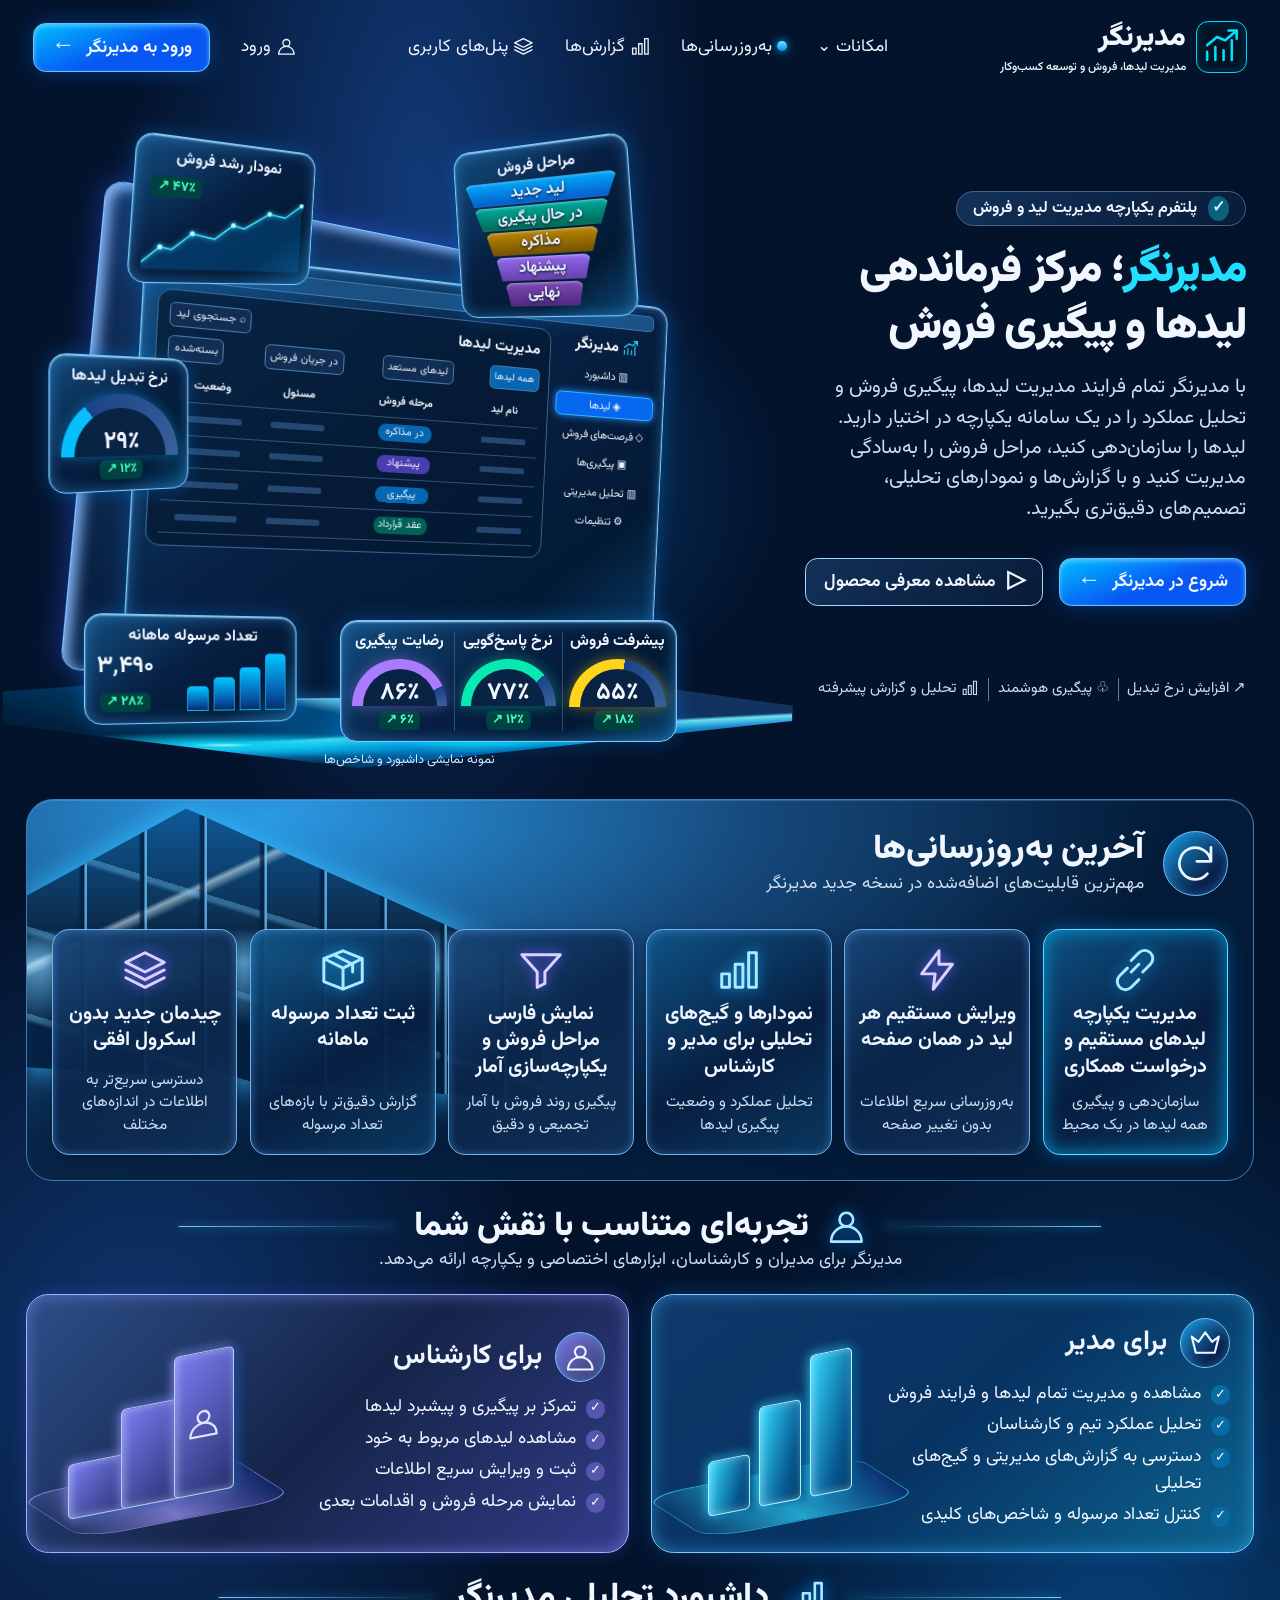
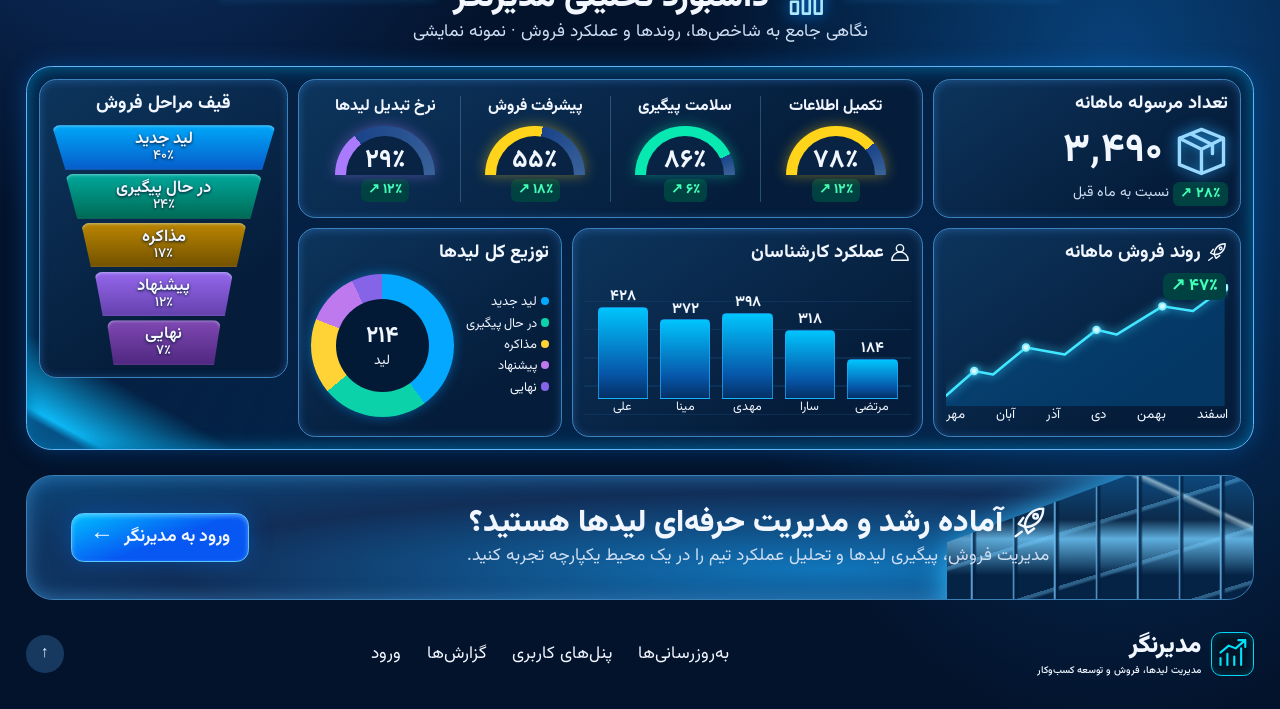
<file: index.html>
<!doctype html>
<html lang="fa" dir="rtl">
<head>
<meta charset="utf-8">
<meta name="viewport" content="width=device-width,initial-scale=1">
<meta name="description" content="مدیرنگر، مرکز فرماندهی لیدها و پیگیری فروش. مدیریت یکپارچه لیدها، درخواست‌های همکاری و تحلیل عملکرد تیم.">
<title>مدیرنگر | مرکز فرماندهی لیدها و پیگیری فروش</title>
<link rel="stylesheet" href="assets/landing.css">
</head>
<body id="home">
<a class="skip" href="#main">رفتن به محتوا</a>
<svg class="symbols" xmlns="http://www.w3.org/2000/svg" aria-hidden="true">
 <symbol id="i-brand" viewBox="0 0 24 24"><path d="M3 20v-5m5 5v-8m5 8v-6m5 6V8m-15 3 6-5 5 2 7-6m-5 0h5v5"/></symbol>
 <symbol id="i-bars" viewBox="0 0 24 24"><path d="M3 21v-7h4v7zm7 0V9h4v12zm7 0V3h4v18z"/></symbol>
 <symbol id="i-stack" viewBox="0 0 24 24"><path d="m2 8 10-5 10 5-10 5zm0 4 10 5 10-5M2 16l10 5 10-5"/></symbol>
 <symbol id="i-user" viewBox="0 0 24 24"><circle cx="12" cy="8" r="4"/><path d="M3 21a9 9 0 0 1 18 0z"/></symbol>
 <symbol id="i-link" viewBox="0 0 24 24"><path d="m10 13 4-4m-6 2-4 4a4 4 0 0 0 6 6l4-4m-4-10 4-4a4 4 0 0 1 6 6l-4 4"/></symbol>
 <symbol id="i-bolt" viewBox="0 0 24 24"><path d="m13 2-9 12h7l-1 8 10-13h-7z"/></symbol>
 <symbol id="i-funnel" viewBox="0 0 24 24"><path d="M2 4h20l-8 9v6l-4 2v-8z"/></symbol>
 <symbol id="i-box" viewBox="0 0 24 24"><path d="m2 6 10-4 10 4v12l-10 4-10-4zm0 0 10 5 10-5m-10 5v11M7 4l10 5v4"/></symbol>
 <symbol id="i-refresh" viewBox="0 0 24 24"><path d="M21 11a9 9 0 1 0-2 7m2-15v8h-8"/></symbol>
 <symbol id="i-crown" viewBox="0 0 24 24"><path d="m2 7 5 4 5-7 5 7 5-4-3 12H5z"/></symbol>
 <symbol id="i-rocket" viewBox="0 0 24 24"><path d="M9 15c0-7 5-12 12-12 0 7-5 12-12 12zm0 0-4-2 3-4m1 6 2 4 4-3m-8 2-4 3"/><circle cx="16" cy="8" r="1.5"/></symbol>
 <symbol id="i-trend" viewBox="0 0 240 104"><path class="area" d="M0 95 24 74 40 77 68 54 101 60 128 39 145 43 184 19 210 23 237 3V104H0Z"/><path class="trend" d="M0 95 24 74 40 77 68 54 101 60 128 39 145 43 184 19 210 23 237 3"/><g class="dots"><circle cx="24" cy="74" r="2.8"/><circle cx="68" cy="54" r="2.8"/><circle cx="128" cy="39" r="2.8"/><circle cx="184" cy="19" r="2.8"/><circle cx="237" cy="3" r="2.8"/></g></symbol>
</svg>
<header class="wrap top">
 <a class="brand" href="#home"><svg><use href="#i-brand"/></svg><span>مدیرنگر<small>مدیریت لیدها، فروش و توسعه کسب‌وکار</small></span></a>
 <button class="menu" id="menuToggle" type="button" aria-controls="navlinks" aria-expanded="false" hidden>منو ☰</button>
 <nav id="navlinks" aria-label="ناوبری اصلی">
  <a href="#features">امکانات ⌄</a><a href="#updates"><i class="live-dot"></i> به‌روزرسانی‌ها</a><a href="#analytics"><svg><use href="#i-bars"/></svg> گزارش‌ها</a><a href="#roles"><svg><use href="#i-stack"/></svg> پنل‌های کاربری</a>
 </nav>
 <div class="top-actions"><a class="quiet" href="dashboard.html"><svg><use href="#i-user"/></svg> ورود</a><a class="btn primary" href="dashboard.html">ورود به مدیرنگر <span aria-hidden="true">←</span></a></div>
</header>
<main class="wrap" id="main">
<section class="hero" aria-labelledby="hero-title">
 <div class="hero-grid">
  <div class="hero-copy">
   <p class="pill"><span aria-hidden="true">✓</span> پلتفرم یکپارچه مدیریت لید و فروش</p>
   <h1 id="hero-title"><em>مدیرنگر</em>؛ مرکز فرماندهی لیدها و پیگیری فروش</h1>
   <p class="intro">با مدیرنگر تمام فرایند مدیریت لیدها، پیگیری فروش و تحلیل عملکرد را در یک سامانه یکپارچه در اختیار دارید. لیدها را سازمان‌دهی کنید، مراحل فروش را به‌سادگی مدیریت کنید و با گزارش‌ها و نمودارهای تحلیلی، تصمیم‌های دقیق‌تری بگیرید.</p>
   <div class="hero-actions"><a class="btn primary" href="dashboard.html">شروع در مدیرنگر <span aria-hidden="true">←</span></a><a class="btn secondary" href="#analytics"><span aria-hidden="true">▷</span> مشاهده معرفی محصول</a></div>
   <ul class="benefits"><li>↗ افزایش نرخ تبدیل</li><li>♧ پیگیری هوشمند</li><li><svg><use href="#i-bars"/></svg> تحلیل و گزارش پیشرفته</li></ul>
  </div>
  <figure class="hero-visual">
   <div class="platform" aria-hidden="true"></div>
   <div class="app-scene">
    <div class="back-glass" aria-hidden="true"></div>
    <div class="dashboard glass" id="animatedDashboardPreview">
     <div class="window-edge" aria-hidden="true"><span>● ● ●</span><i></i></div>
     <div class="dashboard-grid">
      <aside><b><svg><use href="#i-brand"/></svg> مدیرنگر</b><span>▥ داشبورد</span><span class="selected">◈ لیدها</span><span>◇ فرصت‌های فروش</span><span>▣ پیگیری‌ها</span><span>▥ تحلیل مدیریتی</span><span>⚙ تنظیمات</span></aside>
      <div class="board">
       <div class="board-title"><strong>مدیریت لیدها</strong><span>⌕ جستجوی لید</span></div>
       <div class="board-tabs"><span>همه لیدها</span><span>لیدهای مستعد</span><span>در جریان فروش</span><span>بسته‌شده</span></div>
       <table><thead><tr><th>نام لید</th><th>مرحله فروش</th><th>مسئول</th><th>وضعیت</th></tr></thead><tbody>
        <tr><td><i></i></td><td><span>در مذاکره</span></td><td><i></i></td><td><i></i></td></tr>
        <tr><td><i></i></td><td><span>پیشنهاد</span></td><td><i></i></td><td><i></i></td></tr>
        <tr><td><i></i></td><td><span>پیگیری</span></td><td><i></i></td><td><i></i></td></tr>
        <tr><td><i></i></td><td><span>عقد قرارداد</span></td><td><i></i></td><td><i></i></td></tr>
       </tbody></table>
      </div>
     </div>
    </div>
    <div class="float glass float-trend"><b>نمودار رشد فروش</b><small class="gain">↗ ‌۴۷٪</small><svg class="line-chart" viewBox="0 0 240 104" aria-hidden="true"><use href="#i-trend"/></svg></div>
    <div class="float glass float-funnel"><b>مراحل فروش</b><ol class="funnel"><li>لید جدید</li><li>در حال پیگیری</li><li>مذاکره</li><li>پیشنهاد</li><li>نهایی</li></ol></div>
    <div class="float glass float-conversion"><b>نرخ تبدیل لیدها</b><div class="gauge" style="--angle:52deg"><strong>۲۹٪</strong></div><small class="gain">↗ ‌۱۲٪</small></div>
    <div class="float glass float-parcels"><b>تعداد مرسوله ماهانه</b><div class="parcels-mini"><div><strong>۳٬۴۹۰</strong><small class="gain">↗ ‌۲۸٪</small></div><div class="mini-bars" aria-hidden="true"><i style="--h:42%"></i><i style="--h:57%"></i><i style="--h:73%"></i><i style="--h:96%"></i></div></div></div>
    <div class="float glass float-gauges">
     <div class="metric"><b>پیشرفت فروش</b><div class="gauge yellow" style="--angle:99deg"><strong>۵۵٪</strong></div><small class="gain">↗ ‌۱۸٪</small></div>
     <div class="metric"><b>نرخ پاسخ‌گویی</b><div class="gauge mint" style="--angle:139deg"><strong>۷۷٪</strong></div><small class="gain">↗ ‌۱۲٪</small></div>
     <div class="metric"><b>رضایت پیگیری</b><div class="gauge violet" style="--angle:155deg"><strong>۸۶٪</strong></div><small class="gain">↗ ‌۶٪</small></div>
    </div>
   </div>
   <figcaption class="preview-tip">نمونه نمایشی داشبورد و شاخص‌ها</figcaption>
  </figure>
 </div>
</section>
<section class="updates section" id="updates" aria-labelledby="updates-title">
 <div class="architecture" aria-hidden="true"></div>
 <header class="updates-head"><span class="emblem"><svg><use href="#i-refresh"/></svg></span><div><h2 id="updates-title">آخرین به‌روزرسانی‌ها</h2><p>مهم‌ترین قابلیت‌های اضافه‌شده در نسخه جدید مدیرنگر</p></div></header>
 <div class="updates-grid" id="features">
  <article class="feature-card"><svg><use href="#i-link"/></svg><h3>مدیریت یکپارچه لیدهای مستقیم و درخواست همکاری</h3><p>سازمان‌دهی و پیگیری همه لیدها در یک محیط</p></article>
  <article class="feature-card"><svg><use href="#i-bolt"/></svg><h3>ویرایش مستقیم هر لید در همان صفحه</h3><p>به‌روزرسانی سریع اطلاعات بدون تغییر صفحه</p></article>
  <article class="feature-card"><svg><use href="#i-bars"/></svg><h3>نمودارها و گیج‌های تحلیلی برای مدیر و کارشناس</h3><p>تحلیل عملکرد و وضعیت پیگیری لیدها</p></article>
  <article class="feature-card"><svg><use href="#i-funnel"/></svg><h3>نمایش فارسی مراحل فروش و یکپارچه‌سازی آمار</h3><p>پیگیری روند فروش با آمار تجمیعی و دقیق</p></article>
  <article class="feature-card"><svg><use href="#i-box"/></svg><h3>ثبت تعداد مرسوله ماهانه</h3><p>گزارش دقیق‌تر با بازه‌های تعداد مرسوله</p></article>
  <article class="feature-card"><svg><use href="#i-stack"/></svg><h3>چیدمان جدید بدون اسکرول افقی</h3><p>دسترسی سریع‌تر به اطلاعات در اندازه‌های مختلف</p></article>
 </div>
</section>
<section class="section roles" id="roles" aria-labelledby="roles-title">
 <header class="section-heading"><h2 id="roles-title"><svg><use href="#i-user"/></svg> تجربه‌ای متناسب با نقش شما</h2><p>مدیرنگر برای مدیران و کارشناسان، ابزارهای اختصاصی و یکپارچه ارائه می‌دهد.</p></header>
 <div class="roles-grid">
  <article class="role-card"><div><h3><span class="emblem"><svg><use href="#i-crown"/></svg></span> برای مدیر</h3><ul><li>مشاهده و مدیریت تمام لیدها و فرایند فروش</li><li>تحلیل عملکرد تیم و کارشناسان</li><li>دسترسی به گزارش‌های مدیریتی و گیج‌های تحلیلی</li><li>کنترل تعداد مرسوله و شاخص‌های کلیدی</li></ul></div><div class="role-art" aria-hidden="true"><i></i><i></i><i></i></div></article>
  <article class="role-card expert"><div><h3><span class="emblem"><svg><use href="#i-user"/></svg></span> برای کارشناس</h3><ul><li>تمرکز بر پیگیری و پیشبرد لیدها</li><li>مشاهده لیدهای مربوط به خود</li><li>ثبت و ویرایش سریع اطلاعات</li><li>نمایش مرحله فروش و اقدامات بعدی</li></ul></div><div class="role-art" aria-hidden="true"><i></i><i></i><i><svg><use href="#i-user"/></svg></i></div></article>
 </div>
</section>
<section class="section analytics" id="analytics" aria-labelledby="analytics-title">
 <header class="section-heading"><h2 id="analytics-title"><svg><use href="#i-bars"/></svg> داشبورد تحلیلی مدیرنگر</h2><p>نگاهی جامع به شاخص‌ها، روندها و عملکرد فروش · <span class="example-note">نمونه نمایشی</span></p></header>
 <div class="analytics-panel">
  <article class="analytics-block shipments"><h3>تعداد مرسوله ماهانه</h3><div><svg><use href="#i-box"/></svg><strong>۳٬۴۹۰</strong></div><p><span class="gain">↗ ‌۲۸٪</span> نسبت به ماه قبل</p></article>
  <article class="analytics-block gauges" aria-label="شاخص‌های کلیدی">
   <div class="metric"><h3>تکمیل اطلاعات</h3><div class="gauge yellow" style="--angle:140deg"><strong>۷۸٪</strong></div><small class="gain">↗ ‌۱۲٪</small></div>
   <div class="metric"><h3>سلامت پیگیری</h3><div class="gauge mint" style="--angle:155deg"><strong>۸۶٪</strong></div><small class="gain">↗ ‌۶٪</small></div>
   <div class="metric"><h3>پیشرفت فروش</h3><div class="gauge yellow" style="--angle:99deg"><strong>۵۵٪</strong></div><small class="gain">↗ ‌۱۸٪</small></div>
   <div class="metric"><h3>نرخ تبدیل لیدها</h3><div class="gauge violet" style="--angle:52deg"><strong>۲۹٪</strong></div><small class="gain">↗ ‌۱۲٪</small></div>
  </article>
  <article class="analytics-block pipeline"><h3>قیف مراحل فروش</h3><ol class="funnel"><li>لید جدید <small>۴۰٪</small></li><li>در حال پیگیری <small>۲۴٪</small></li><li>مذاکره <small>۱۷٪</small></li><li>پیشنهاد <small>۱۲٪</small></li><li>نهایی <small>۷٪</small></li></ol></article>
  <article class="analytics-block sales"><h3><svg><use href="#i-rocket"/></svg> روند فروش ماهانه</h3><span class="gain">↗ ‌۴۷٪</span><svg class="line-chart" viewBox="0 0 240 104" role="img" aria-label="در این نمونه فروش از مهر تا اسفند افزایش یافته است"><use href="#i-trend"/></svg><div class="months" aria-hidden="true"><span>مهر</span><span>آبان</span><span>آذر</span><span>دی</span><span>بهمن</span><span>اسفند</span></div></article>
  <article class="analytics-block team"><h3><svg><use href="#i-user"/></svg> عملکرد کارشناسان</h3><div class="bar-chart">
   <div style="--h:86%"><strong>۴۲۸</strong><i></i><small>علی</small></div><div style="--h:74%"><strong>۳۷۲</strong><i></i><small>مینا</small></div><div style="--h:80%"><strong>۳۹۸</strong><i></i><small>مهدی</small></div><div style="--h:64%"><strong>۳۱۸</strong><i></i><small>سارا</small></div><div style="--h:37%"><strong>۱۸۴</strong><i></i><small>مرتضی</small></div>
  </div></article>
  <article class="analytics-block leads"><h3>توزیع کل لیدها</h3><div class="distribution"><ul><li>لید جدید</li><li>در حال پیگیری</li><li>مذاکره</li><li>پیشنهاد</li><li>نهایی</li></ul><div class="donut"><span><strong>۲۱۴</strong> لید</span></div></div></article>
 </div>
</section>
<section class="cta-band" id="contact">
 <div class="architecture" aria-hidden="true"></div>
 <div><h2><svg><use href="#i-rocket"/></svg> آماده رشد و مدیریت حرفه‌ای لیدها هستید؟</h2><p>مدیریت فروش، پیگیری لیدها و تحلیل عملکرد تیم را در یک محیط یکپارچه تجربه کنید.</p></div>
 <a class="btn primary" href="dashboard.html">ورود به مدیرنگر <span aria-hidden="true">←</span></a>
</section>
</main>
<footer class="wrap footer">
 <a class="brand" href="#home"><svg><use href="#i-brand"/></svg><span>مدیرنگر<small>مدیریت لیدها، فروش و توسعه کسب‌وکار</small></span></a>
 <nav aria-label="پیوندهای پایین صفحه"><a href="#updates">به‌روزرسانی‌ها</a><a href="#roles">پنل‌های کاربری</a><a href="#analytics">گزارش‌ها</a><a href="dashboard.html">ورود</a></nav>
 <a class="back-top" href="#home" aria-label="بازگشت به بالای صفحه">↑</a>
</footer>
<script>
const menu = document.querySelector('#menuToggle');
const navigation = document.querySelector('#navlinks');
menu.hidden = false;
function setMenu(open) {
  menu.setAttribute('aria-expanded', String(open));
  navigation.classList.toggle('open', open);
}
menu.addEventListener('click', () => setMenu(menu.getAttribute('aria-expanded') !== 'true'));
navigation.addEventListener('click', event => {
  if (event.target.closest('a') && menu.getAttribute('aria-expanded') === 'true') {
    setMenu(false);
    menu.focus({preventScroll: true});
  }
});
document.addEventListener('keydown', event => {
  if (event.key === 'Escape' && menu.getAttribute('aria-expanded') === 'true') {
    setMenu(false);
    menu.focus();
  }
});
const compactNav = matchMedia('(max-width: 760px)');
compactNav.addEventListener('change', () => setMenu(false));
const preview = document.querySelector('.hero-visual');
if ('IntersectionObserver' in window) {
  const observer = new IntersectionObserver(([entry]) => {
    preview.classList.toggle('is-visible', entry.isIntersecting);
  });
  observer.observe(preview);
}
</script>
</body>
</html>
</file>
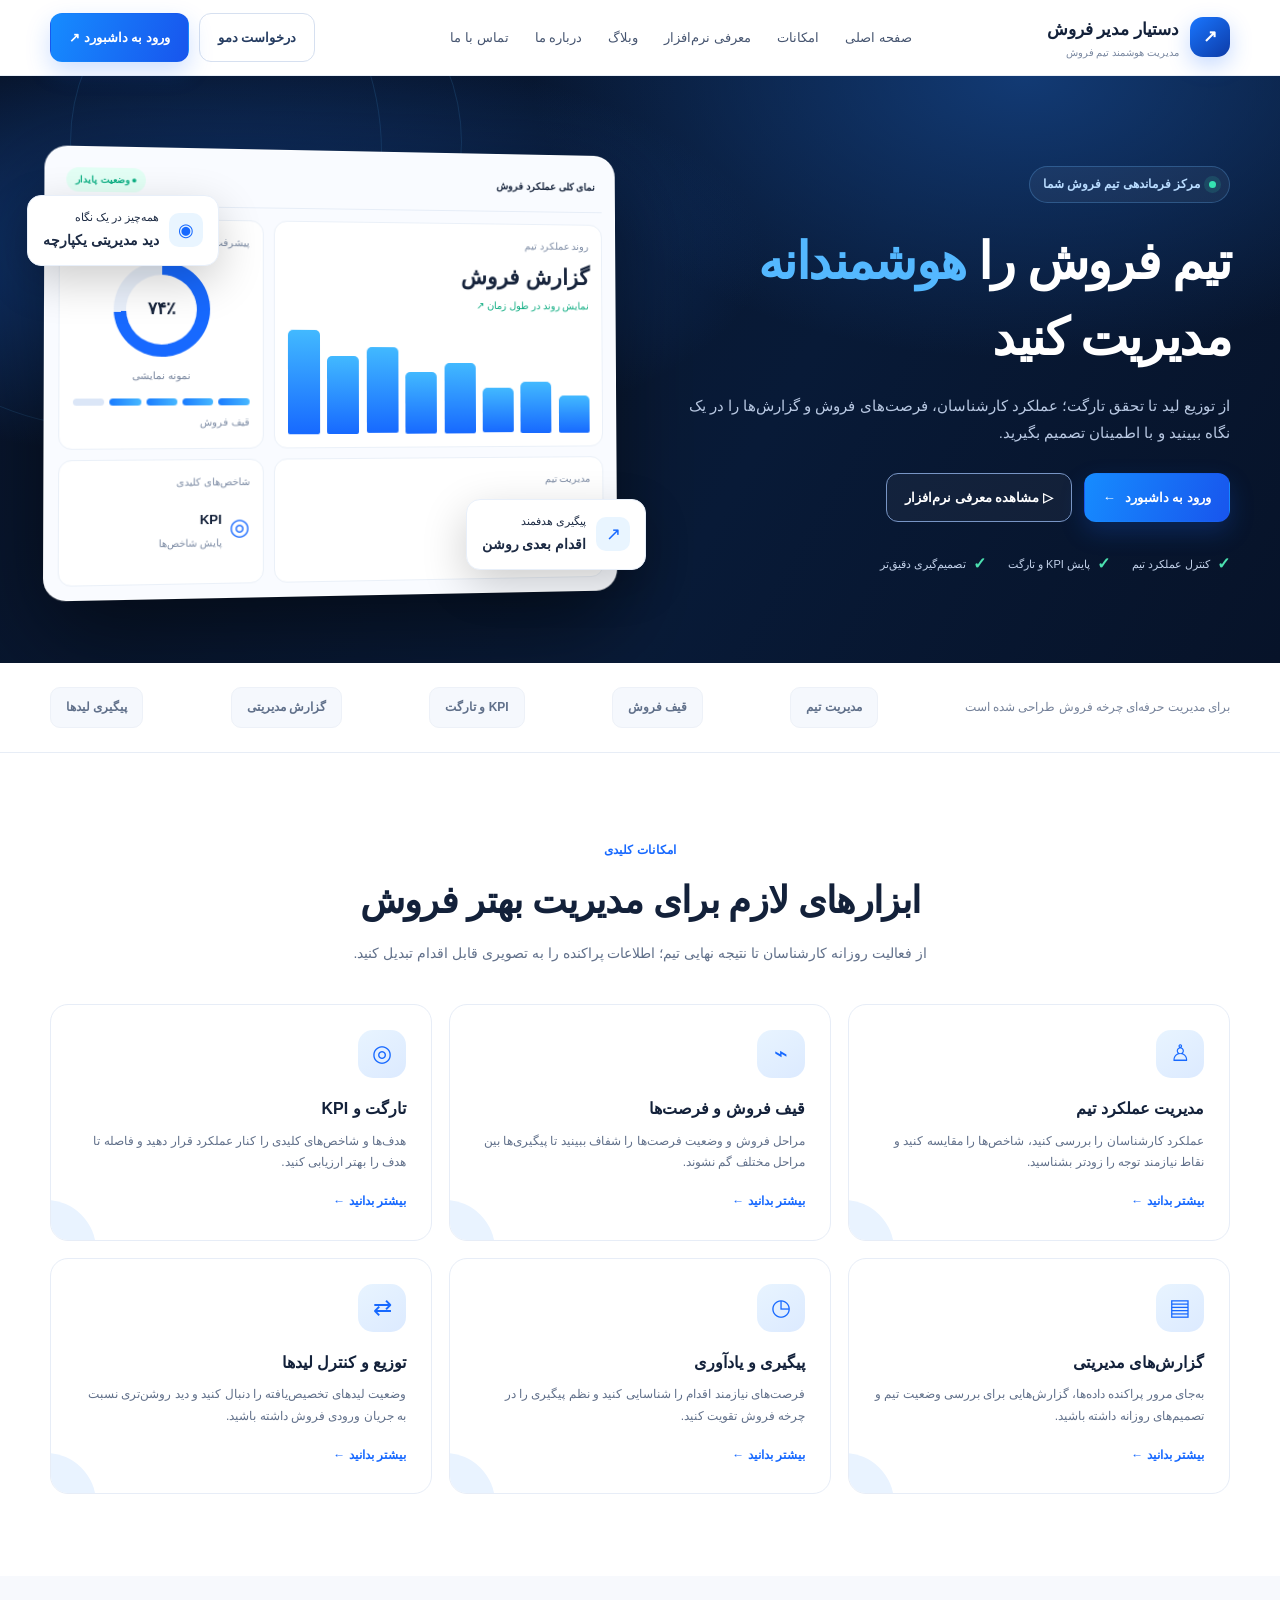
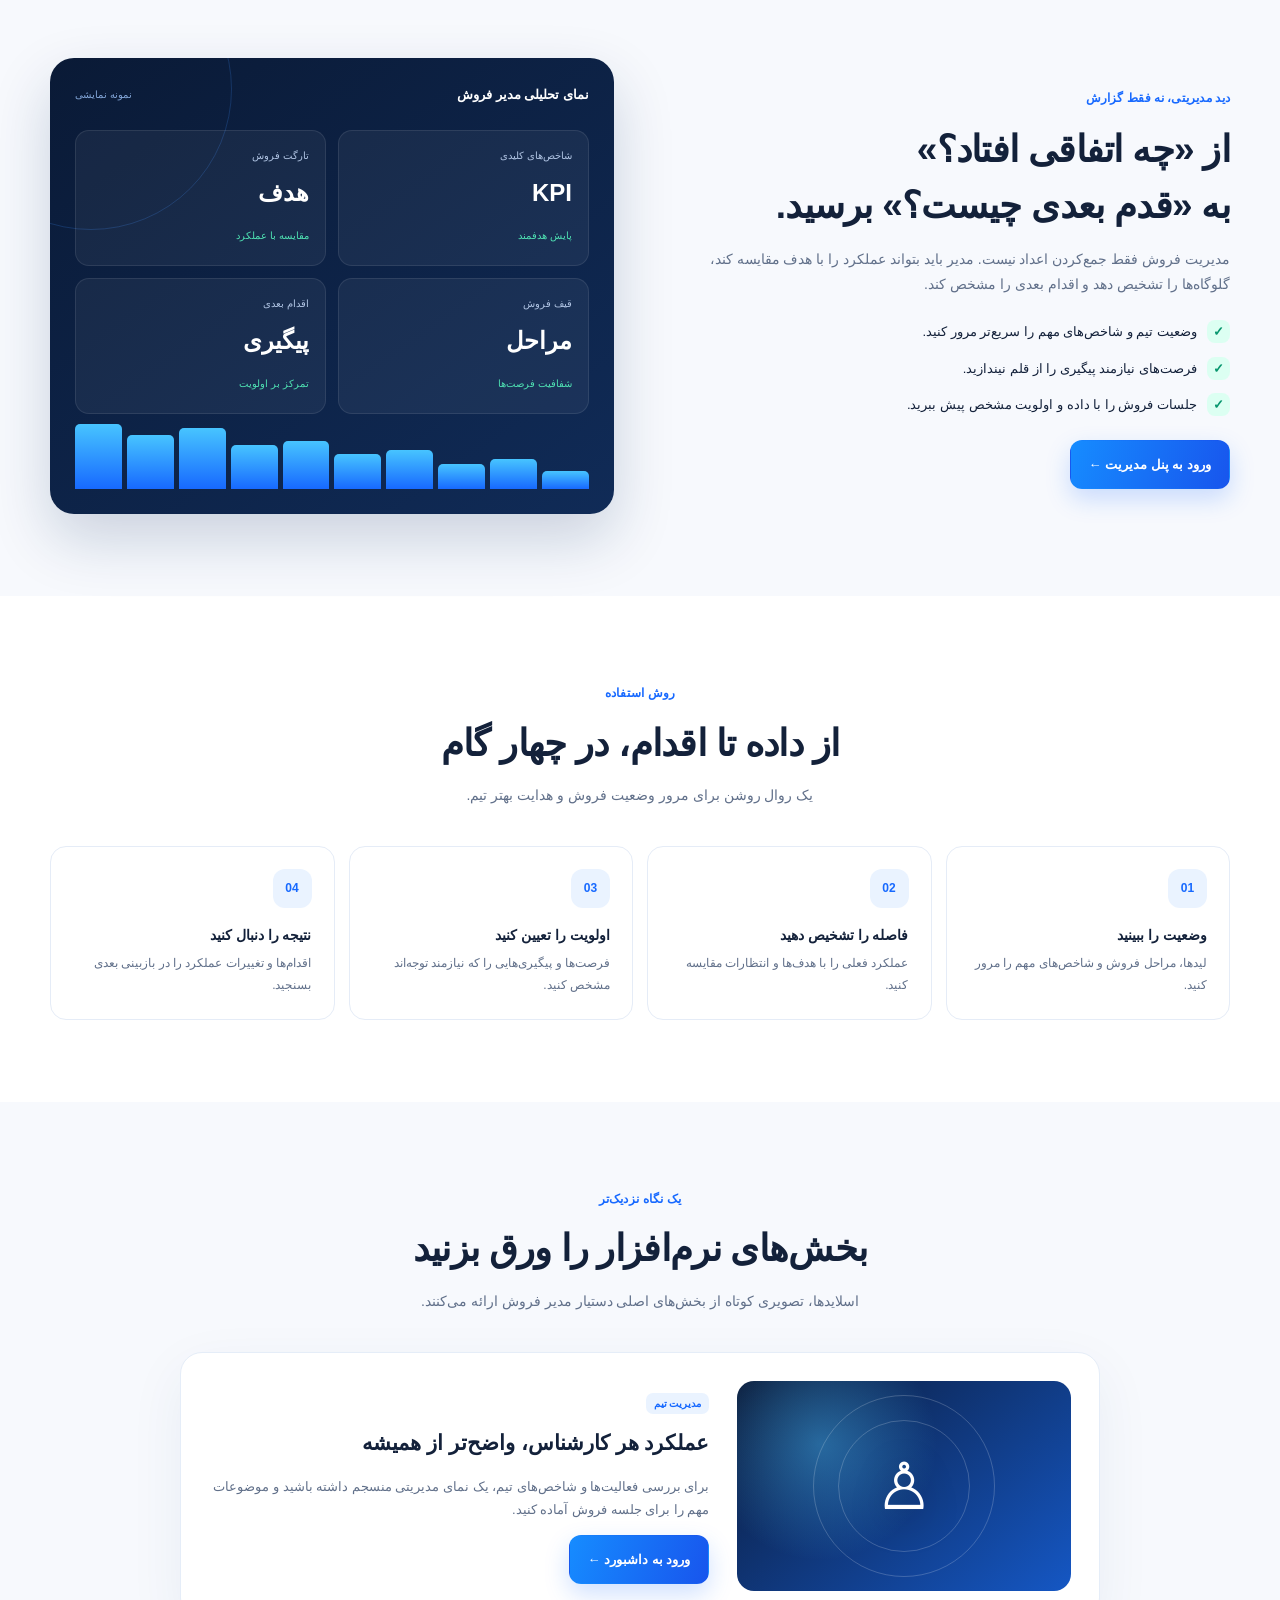
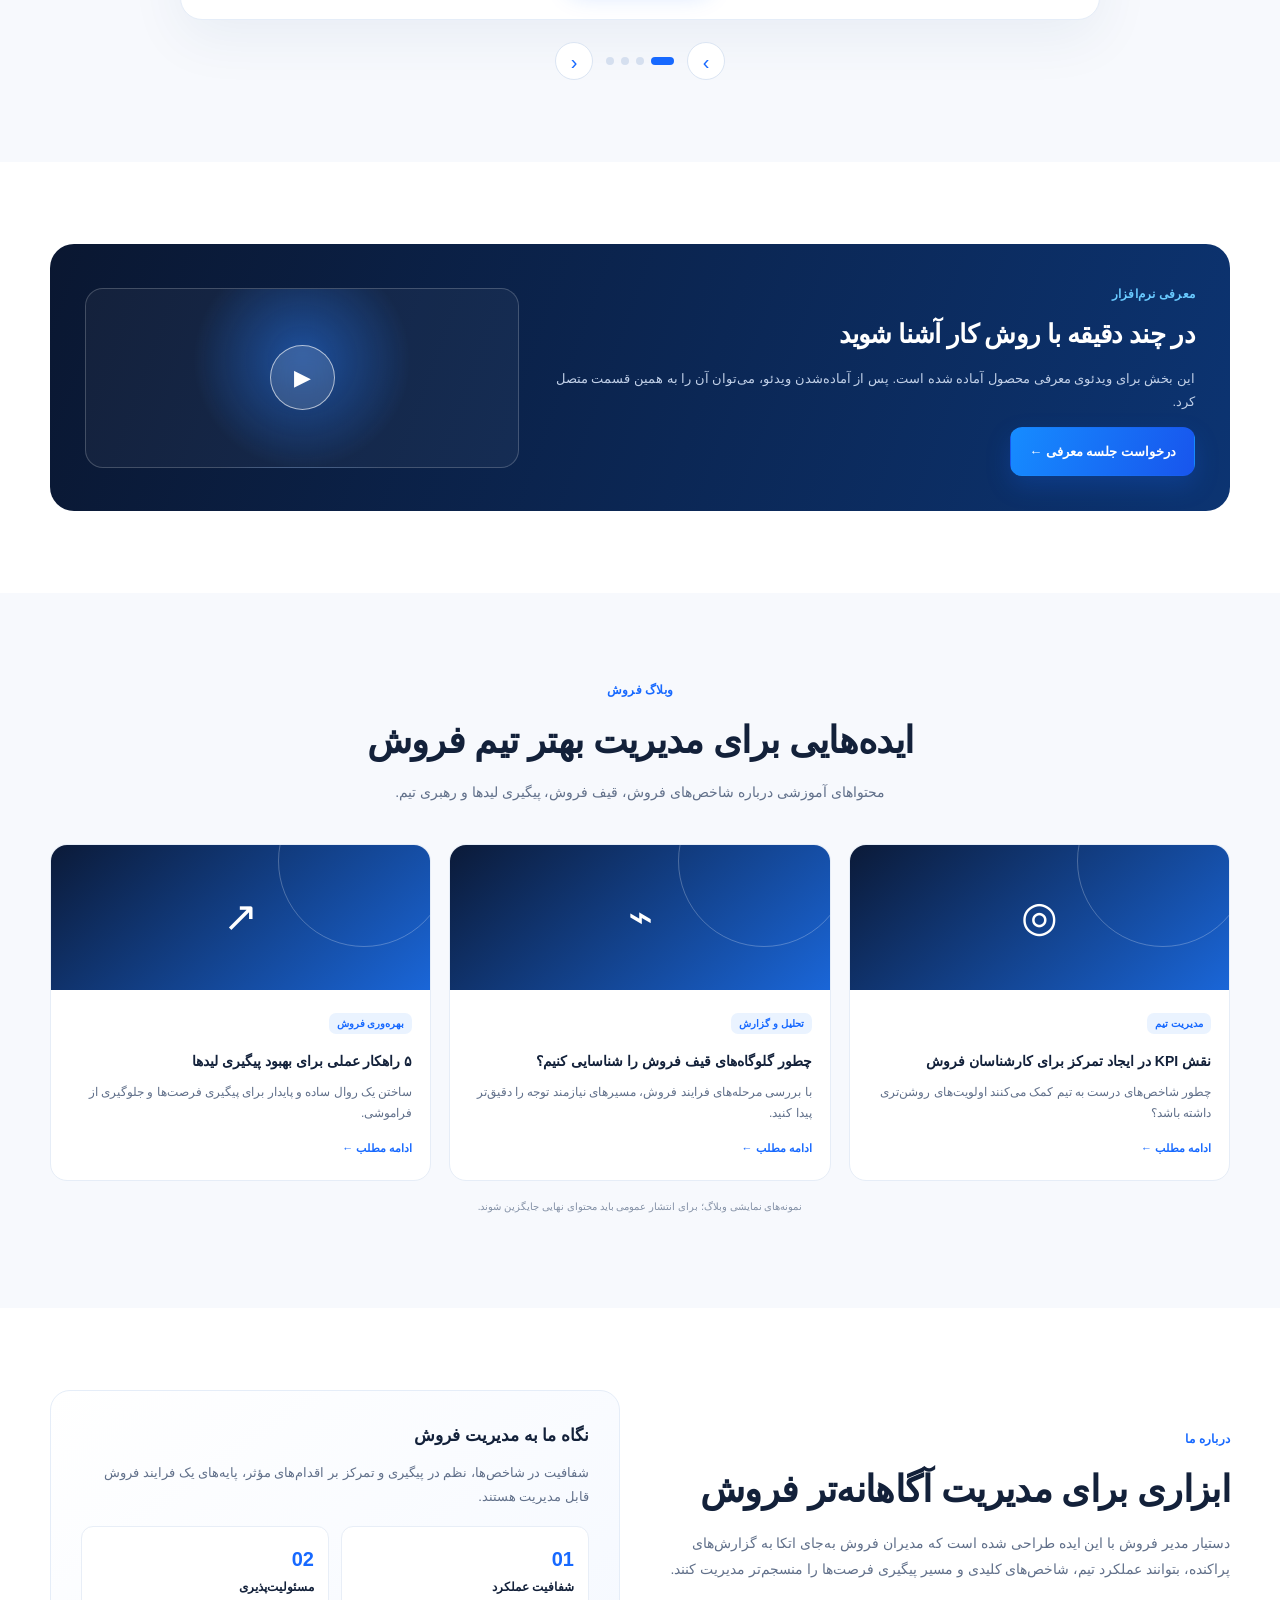
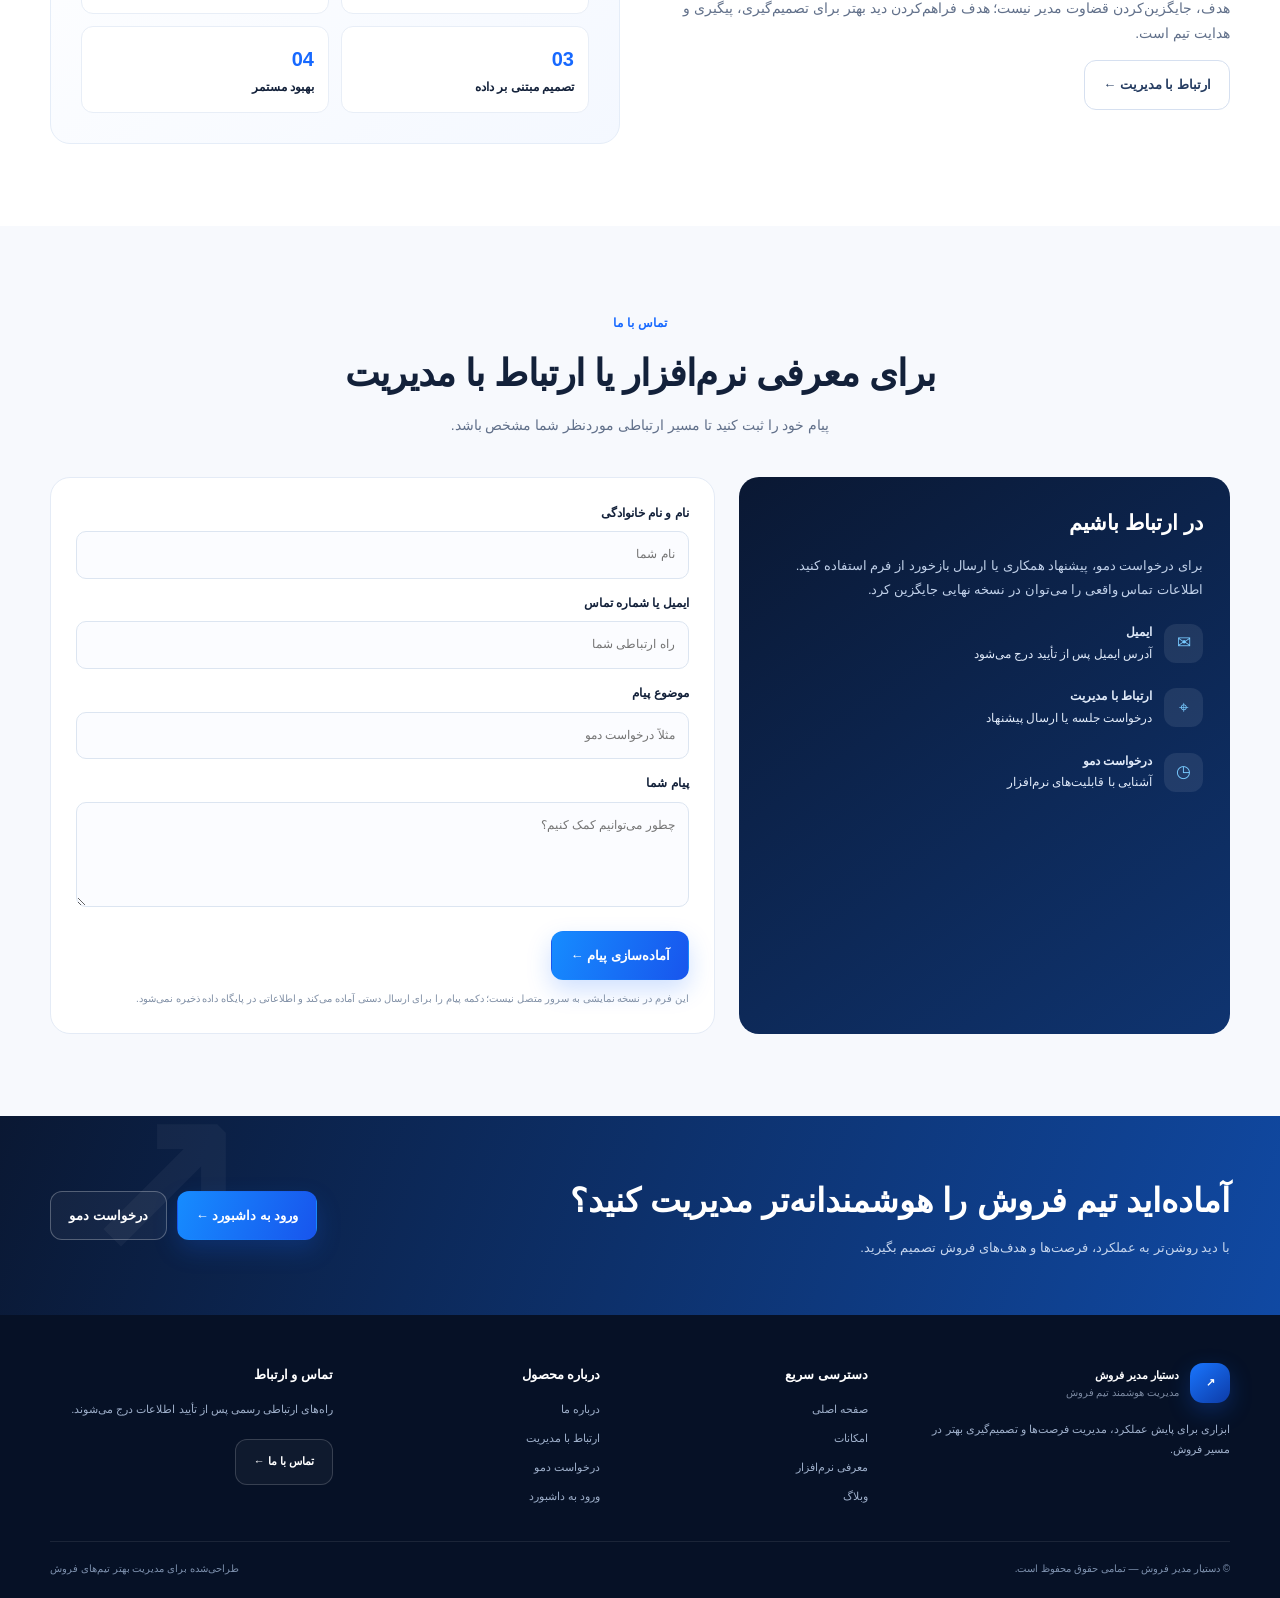
<file: landing-preview.html>
<!doctype html>
<html lang="fa" dir="rtl">
<head>
<meta charset="utf-8">
<meta name="viewport" content="width=device-width,initial-scale=1">
<meta name="theme-color" content="#071329">
<title>دستیار مدیر فروش | مدیریت هوشمند تیم فروش</title>
<meta name="description" content="یک مرکز فرماندهی برای مدیریت تیم فروش، پایش KPI، پیگیری لیدها و تحقق تارگت‌ها.">
<style>
:root{--navy:#071329;--navy2:#0b1c3b;--blue:#1769ff;--cyan:#38bdf8;--ink:#13213a;--muted:#61708a;--line:#e7edf6;--paper:#f7f9fd;--green:#19c994;--orange:#ffb454}
*{box-sizing:border-box}html{scroll-behavior:smooth;scroll-padding-top:90px}body{margin:0;font-family:Tahoma,"Segoe UI",sans-serif;color:var(--ink);background:white;line-height:1.8}a{color:inherit;text-decoration:none}button,input,textarea{font:inherit}button,a{ -webkit-tap-highlight-color:transparent}.wrap{width:min(1180px,calc(100% - 40px));margin:auto}.topbar{height:76px;display:flex;align-items:center;background:#fff;position:sticky;top:0;z-index:50;border-bottom:1px solid #eaf0f8}.nav{display:flex;align-items:center;justify-content:space-between;gap:24px}.brand{display:flex;align-items:center;gap:11px;font-weight:900;font-size:17px;white-space:nowrap}.brand-mark{width:40px;height:40px;border-radius:13px;background:linear-gradient(140deg,#1976ff,#0d3ba7);display:grid;place-items:center;color:white;box-shadow:0 8px 22px #1769ff40}.brand small{display:block;font-size:10px;color:#7b89a1;font-weight:500;line-height:1.4}.navlinks{display:flex;align-items:center;gap:26px;font-size:13px;color:#465570}.navlinks a:hover{color:var(--blue)}.nav-actions{display:flex;gap:10px;align-items:center}.btn{display:inline-flex;align-items:center;justify-content:center;gap:9px;border:1px solid transparent;border-radius:12px;padding:12px 18px;font-size:13px;font-weight:800;cursor:pointer;transition:transform .2s,box-shadow .2s,background .2s}.btn:hover{transform:translateY(-2px)}.btn-primary{color:white;background:linear-gradient(110deg,#168cff,#1855ed);box-shadow:0 10px 25px #1769ff35}.btn-outline{border-color:#d6e0f0;background:white;color:#253c61}.menu-toggle{display:none;border:1px solid var(--line);background:white;border-radius:10px;padding:8px 11px}
.hero{position:relative;overflow:hidden;background:radial-gradient(ellipse at 18% 30%,#123f85 0,transparent 36%),radial-gradient(ellipse at 80% 0%,#123a74 0,transparent 34%),linear-gradient(120deg,#071329,#081a37 60%,#071329);color:white;padding:74px 0 68px;isolation:isolate}.hero:before,.hero:after{content:"";position:absolute;border:1px solid #53b8ff24;border-radius:50%;width:550px;height:550px;z-index:-1;animation:orbit 28s linear infinite}.hero:before{left:-170px;top:-200px}.hero:after{left:70px;top:-130px;width:390px;height:390px;animation-duration:20s}.hero-grid{display:grid;grid-template-columns:1fr 1.03fr;align-items:center;gap:48px}.eyebrow{display:inline-flex;align-items:center;gap:9px;border:1px solid #69b9ff45;background:#ffffff0d;border-radius:99px;padding:7px 13px;color:#b9dcff;font-size:12px;font-weight:700}.pulse{width:7px;height:7px;border-radius:50%;background:#35e3b1;box-shadow:0 0 0 5px #35e3b122}.hero h1{font-size:clamp(32px,4vw,53px);line-height:1.48;letter-spacing:-1.6px;margin:21px 0 16px;font-weight:900}.hero h1 span{color:#54b8ff}.hero-copy{font-size:15px;color:#b8c8e2;max-width:560px;margin:0 0 27px}.hero-ctas{display:flex;flex-wrap:wrap;gap:12px}.hero .btn-outline{background:#ffffff0b;border-color:#7895c5;color:#fff}.hero-points{display:flex;gap:22px;flex-wrap:wrap;margin-top:28px;color:#c4d3eb;font-size:11px}.hero-points span{display:flex;gap:7px;align-items:center}.hero-points b{color:#4ce0b0;font-size:16px}.visual{position:relative;min-width:0;perspective:1000px}.dashboard{background:#f9fbff;color:#17243c;border:1px solid #ffffffb5;border-radius:22px;padding:13px;box-shadow:0 32px 90px #0008;transform:rotateY(5deg) rotateX(1deg);animation:float 6s ease-in-out infinite}.dash-top{display:flex;justify-content:space-between;align-items:center;padding:7px 7px 13px;border-bottom:1px solid #e6edf7;font-size:10px;font-weight:800}.dash-status{color:#0aaf83;background:#e3fff5;padding:4px 9px;border-radius:99px;font-size:9px}.dash-layout{display:grid;grid-template-columns:1.35fr .8fr;gap:10px;padding-top:12px}.dash-card{background:white;border:1px solid #eaf0f8;border-radius:13px;padding:13px;min-width:0}.mini-label{font-size:10px;color:#7b8aa3}.metric{font-size:22px;font-weight:900;margin-top:3px}.positive{color:#0cac80;font-size:10px}.bars{height:120px;display:flex;align-items:end;justify-content:space-around;gap:7px;padding-top:12px}.bars i{display:block;width:11%;border-radius:5px 5px 2px 2px;background:linear-gradient(#42b9ff,#1769ff);animation:grow 1.2s both;transform-origin:bottom}.bars i:nth-child(1){height:35%}.bars i:nth-child(2){height:48%;animation-delay:.1s}.bars i:nth-child(3){height:42%;animation-delay:.2s}.bars i:nth-child(4){height:66%;animation-delay:.3s}.bars i:nth-child(5){height:57%;animation-delay:.4s}.bars i:nth-child(6){height:80%;animation-delay:.5s}.bars i:nth-child(7){height:72%;animation-delay:.6s}.bars i:nth-child(8){height:96%;animation-delay:.7s}.donut{width:94px;height:94px;border-radius:50%;background:conic-gradient(#1769ff 0 74%,#e9f0fb 74%);display:grid;place-items:center;margin:10px auto}.donut:after{content:"۷۴٪";width:69px;height:69px;background:white;border-radius:50%;display:grid;place-items:center;font-weight:900;font-size:17px}.pipeline{display:flex;gap:5px;margin-top:13px}.pipeline i{height:7px;border-radius:99px;background:#dbe6f7;flex:1}.pipeline i:nth-child(-n+4){background:linear-gradient(90deg,#197bff,#47b8ff)}.floating{position:absolute;background:white;color:#1c2a43;box-shadow:0 15px 45px #0003;border:1px solid #e8eff9;border-radius:14px;padding:12px 15px;display:flex;align-items:center;gap:10px;font-size:11px;animation:float 5s ease-in-out infinite}.floating strong{display:block;font-size:14px}.float-a{right:-22px;bottom:25px}.float-b{left:-23px;top:45px;animation-delay:-2s}.float-icon{width:34px;height:34px;border-radius:10px;display:grid;place-items:center;background:#e9f5ff;color:#1769ff;font-size:18px}
.trust{padding:24px 0;border-bottom:1px solid var(--line)}.trust-row{display:flex;align-items:center;justify-content:space-between;gap:16px;flex-wrap:wrap}.trust-title{font-size:12px;color:#75829a}.trust-chip{font-size:12px;font-weight:800;color:#60708a;background:#f5f8fd;border:1px solid #edf1f8;border-radius:10px;padding:9px 15px}
.section{padding:82px 0}.section-soft{background:var(--paper)}.section-head{text-align:center;max-width:700px;margin:0 auto 38px}.kicker{color:var(--blue);font-size:12px;font-weight:900;letter-spacing:.2px}.section h2{font-size:clamp(25px,3vw,37px);line-height:1.5;margin:9px 0 12px;letter-spacing:-.7px}.section-head p{margin:0;color:var(--muted);font-size:14px}.feature-grid{display:grid;grid-template-columns:repeat(3,1fr);gap:17px}.feature{border:1px solid #e7edf7;background:white;border-radius:18px;padding:25px;transition:.25s;position:relative;overflow:hidden}.feature:after{content:"";position:absolute;width:100px;height:100px;background:#e9f3ff;border-radius:50%;left:-55px;bottom:-60px;transition:.3s}.feature:hover{transform:translateY(-6px);box-shadow:0 20px 45px #173f7b12;border-color:#bfd8ff}.feature:hover:after{transform:scale(1.5)}.feature-icon{width:48px;height:48px;border-radius:15px;background:linear-gradient(145deg,#e8f4ff,#dceaff);display:grid;place-items:center;color:#1769ff;font-size:23px}.feature h3{font-size:16px;margin:17px 0 7px}.feature p{font-size:12px;color:var(--muted);margin:0}.feature a{display:inline-flex;margin-top:17px;color:var(--blue);font-size:12px;font-weight:800}
.split{display:grid;grid-template-columns:1fr 1fr;gap:52px;align-items:center}.split h2{margin-top:10px}.split-copy>p{color:var(--muted);font-size:14px}.checklist{list-style:none;padding:0;margin:23px 0;display:grid;gap:13px}.checklist li{display:flex;align-items:flex-start;gap:10px;font-size:13px}.check{flex:0 0 23px;width:23px;height:23px;border-radius:8px;background:#dcfff2;color:#07966e;display:grid;place-items:center;font-weight:900}.analytics-card{background:linear-gradient(145deg,#0a1a36,#102b57);border-radius:24px;padding:25px;color:white;box-shadow:0 25px 60px #0c2b5b30;position:relative;overflow:hidden}.analytics-card:before{content:"";position:absolute;width:280px;height:280px;border:1px solid #3e91ff35;border-radius:50%;left:-100px;top:-110px}.analytics-head{display:flex;justify-content:space-between;align-items:center;font-size:13px;position:relative}.analytics-head span{color:#83a6d8;font-size:10px}.kpi-grid{display:grid;grid-template-columns:repeat(2,1fr);gap:12px;margin-top:23px;position:relative}.kpi{background:#ffffff0d;border:1px solid #ffffff17;border-radius:14px;padding:16px}.kpi label{display:block;color:#b0c4e3;font-size:10px}.kpi strong{display:block;font-size:24px;margin:6px 0}.kpi em{font-style:normal;color:#4fe1b2;font-size:10px}.spark{height:65px;display:flex;align-items:end;gap:5px;margin-top:10px}.spark i{flex:1;border-radius:5px 5px 0 0;background:linear-gradient(#47c4ff,#1769ff);height:var(--h)}
.process-grid{display:grid;grid-template-columns:repeat(4,1fr);gap:14px;counter-reset:step}.process{padding:22px;border:1px solid #e5ecf7;border-radius:16px;background:white;counter-increment:step}.process:before{content:"0" counter(step);display:grid;place-items:center;width:39px;height:39px;border-radius:12px;background:#eaf3ff;color:#1769ff;font-size:12px;font-weight:900}.process h3{font-size:14px;margin:15px 0 5px}.process p{font-size:12px;color:var(--muted);margin:0}
.slider-shell{position:relative;max-width:920px;margin:auto}.slide{display:none;grid-template-columns:.8fr 1.2fr;gap:28px;align-items:center;background:white;border:1px solid #e5edf8;border-radius:22px;padding:28px;box-shadow:0 18px 55px #153b7410}.slide.active{display:grid;animation:slidein .45s ease}.slide-art{min-height:210px;border-radius:17px;background:radial-gradient(circle at 25% 30%,#4ec6ff66,transparent 40%),linear-gradient(140deg,#0b1a38,#1557c4);display:grid;place-items:center;color:white;position:relative;overflow:hidden}.slide-art:before,.slide-art:after{content:"";position:absolute;width:180px;height:180px;border:1px solid #ffffff32;border-radius:50%;animation:orbit 20s linear infinite}.slide-art:after{width:130px;height:130px;animation-direction:reverse}.slide-art span{font-size:65px;filter:drop-shadow(0 8px 18px #0005);z-index:1}.slide h3{font-size:21px;margin:7px 0}.slide p{font-size:13px;color:var(--muted)}.slide-controls{display:flex;justify-content:center;align-items:center;gap:13px;margin-top:22px}.arrow{width:38px;height:38px;border:1px solid #dbe5f3;background:white;border-radius:50%;cursor:pointer;color:#1769ff;font-size:20px}.dots{display:flex;gap:7px}.dot{width:8px;height:8px;border:0;border-radius:50%;background:#d5dfef;padding:0;cursor:pointer}.dot.active{background:#1769ff;width:23px;border-radius:99px}
.video-band{background:linear-gradient(110deg,#0a1731,#0c3472);color:white;border-radius:24px;padding:35px;display:grid;grid-template-columns:1.2fr .8fr;gap:25px;align-items:center;overflow:hidden;position:relative}.video-band h2{font-size:26px;margin:7px 0}.video-band p{color:#c1d0e8;font-size:13px}.video-preview{min-height:180px;border:1px solid #ffffff32;border-radius:18px;background:radial-gradient(circle at 50% 40%,#287fff77,transparent 45%),#ffffff0b;display:grid;place-items:center;position:relative}.play{width:65px;height:65px;border:1px solid #ffffff9c;border-radius:50%;display:grid;place-items:center;background:#ffffff20;color:white;font-size:22px;cursor:pointer;backdrop-filter:blur(10px);transition:.2s}.play:hover{transform:scale(1.1);background:#1769ff}
.blog-grid{display:grid;grid-template-columns:repeat(3,1fr);gap:18px}.article{border:1px solid #e6edf7;border-radius:17px;overflow:hidden;background:white;transition:.25s}.article:hover{transform:translateY(-5px);box-shadow:0 18px 35px #0e2c5714}.article-art{height:145px;background:linear-gradient(140deg,#0b1a38,#1a66d8);display:grid;place-items:center;color:#fff;font-size:42px;position:relative;overflow:hidden}.article-art:after{content:"";position:absolute;width:170px;height:170px;border:1px solid #ffffff40;border-radius:50%;right:-20px;top:-70px}.article-body{padding:18px}.tag{font-size:10px;color:#1769ff;background:#eaf3ff;border-radius:7px;padding:5px 8px;font-weight:800}.article h3{font-size:14px;line-height:1.8;margin:13px 0 7px}.article p{font-size:12px;color:var(--muted);margin:0}.readmore{display:inline-flex;margin-top:14px;color:#1769ff;font-size:11px;font-weight:900}
.about-band{display:grid;grid-template-columns:1fr 1fr;gap:40px;align-items:center}.about-box{padding:30px;border:1px solid #e5edf8;border-radius:20px;background:linear-gradient(145deg,#fff,#f4f8ff)}.about-box h3{font-size:17px;margin:0 0 10px}.about-box p{font-size:13px;color:var(--muted);margin:0}.values{display:grid;grid-template-columns:repeat(2,1fr);gap:12px;margin-top:18px}.value{padding:14px;border-radius:12px;background:white;border:1px solid #e8eef7;font-size:12px;font-weight:800}.value span{display:block;color:#1769ff;font-size:20px}
.contact-grid{display:grid;grid-template-columns:.85fr 1.15fr;gap:24px}.contact-info{background:linear-gradient(145deg,#0a1833,#0f3470);border-radius:20px;padding:27px;color:white}.contact-info h3{font-size:21px;margin:0 0 10px}.contact-info p{font-size:13px;color:#c0d0e9}.contact-item{display:flex;gap:12px;align-items:center;margin-top:21px;font-size:12px;color:#e0eaf9}.contact-symbol{width:39px;height:39px;border-radius:12px;background:#ffffff15;display:grid;place-items:center;color:#78caff;font-size:17px}.contact-form{padding:25px;border:1px solid #e4ebf6;border-radius:20px;background:white}.field{margin-bottom:14px}.field label{display:block;font-size:12px;font-weight:800;margin-bottom:7px}.field input,.field textarea{width:100%;border:1px solid #dce5f1;background:#fbfcff;border-radius:10px;padding:12px 13px;outline:none;font-size:12px}.field input:focus,.field textarea:focus{border-color:#5a9cff;box-shadow:0 0 0 3px #1769ff14}.field textarea{min-height:105px;resize:vertical}.form-note{font-size:10px;color:#8190a6;margin-top:10px}
.cta{padding:55px 0;background:linear-gradient(110deg,#0a1833,#1049a3);color:white;position:relative;overflow:hidden}.cta:after{content:"↗";position:absolute;font-size:200px;line-height:1;left:6%;top:-35px;color:#ffffff0b;font-weight:900}.cta-inner{display:flex;justify-content:space-between;align-items:center;gap:25px;position:relative;z-index:1}.cta h2{font-size:clamp(23px,3vw,33px);margin:0 0 6px}.cta p{font-size:13px;color:#c4d4ed;margin:0}.footer{background:#061126;color:white;padding:48px 0 20px}.footer-grid{display:grid;grid-template-columns:1.4fr 1fr 1fr 1.2fr;gap:32px}.footer p,.footer a{font-size:11px;color:#9eafca}.footer h4{font-size:13px;margin:0 0 14px}.footer-links{display:grid;gap:9px}.footer a:hover{color:white}.copyright{border-top:1px solid #ffffff15;margin-top:35px;padding-top:18px;color:#7d90ad;font-size:10px;display:flex;justify-content:space-between;gap:15px;flex-wrap:wrap}.reveal{opacity:0;transform:translateY(22px);transition:opacity .65s ease,transform .65s ease}.reveal.visible{opacity:1;transform:none}.toast{position:fixed;bottom:20px;left:20px;z-index:100;background:#092347;color:white;border:1px solid #2b6ab5;border-radius:12px;padding:13px 17px;box-shadow:0 15px 35px #00112a55;display:none;font-size:12px;max-width:min(380px,calc(100% - 40px))}.toast.show{display:block;animation:slidein .25s ease}
@keyframes float{0%,100%{transform:translateY(0) rotateY(5deg)}50%{transform:translateY(-10px) rotateY(2deg)}}@keyframes orbit{to{transform:rotate(360deg)}}@keyframes grow{from{transform:scaleY(.1);opacity:.3}to{transform:scaleY(1);opacity:1}}@keyframes slidein{from{opacity:0;transform:translateY(12px)}to{opacity:1;transform:translateY(0)}}
@media(prefers-reduced-motion:reduce){*,*:before,*:after{animation-duration:.01ms!important;animation-iteration-count:1!important;scroll-behavior:auto!important;transition-duration:.01ms!important}.reveal{opacity:1;transform:none}}
@media(max-width:980px){.navlinks{gap:13px}.hero-grid{gap:25px}.hero{padding:55px 0}.float-a{right:-5px}.float-b{left:-5px}.feature-grid{grid-template-columns:repeat(2,1fr)}.process-grid{grid-template-columns:repeat(2,1fr)}.footer-grid{grid-template-columns:repeat(2,1fr)}}
@media(max-width:720px){.wrap{width:min(100% - 28px,1180px)}.topbar{height:66px}.nav-actions .btn-outline{display:none}.menu-toggle{display:block}.navlinks{display:none;position:absolute;top:65px;right:14px;left:14px;background:white;border:1px solid var(--line);box-shadow:0 18px 35px #122b501c;border-radius:14px;padding:14px;flex-direction:column;align-items:stretch;gap:0}.navlinks.open{display:flex}.navlinks a{padding:10px}.nav-actions .btn{padding:10px 12px;font-size:11px}.brand{font-size:14px}.brand-mark{width:35px;height:35px}.hero{padding:44px 0 53px}.hero-grid{grid-template-columns:1fr}.hero h1{font-size:34px}.hero-copy{font-size:13px}.visual{margin:15px 9px 24px}.dashboard{transform:none}.float-a{right:-8px;bottom:-20px}.float-b{left:-8px;top:-16px}.dash-layout{grid-template-columns:1fr  .7fr}.bars{height:90px}.trust-row{justify-content:center}.trust-title{width:100%;text-align:center}.section{padding:58px 0}.feature-grid,.blog-grid{grid-template-columns:1fr}.split,.video-band,.about-band,.contact-grid{grid-template-columns:1fr;gap:25px}.split>.analytics-card{order:2}.slide,.slide.active{grid-template-columns:1fr;padding:17px}.slide-art{min-height:150px}.slide h3{font-size:18px}.video-band{padding:24px}.video-preview{min-height:145px}.cta-inner{align-items:flex-start;flex-direction:column}.footer-grid{grid-template-columns:1fr 1fr;gap:24px}.footer-grid>div:first-child{grid-column:1/-1}.copyright{flex-direction:column}.section-head{margin-bottom:28px}.kpi strong{font-size:21px}}
@media(max-width:400px){.hero h1{font-size:29px}.hero-ctas .btn{width:100%}.nav-actions .btn{padding:9px}.footer-grid{grid-template-columns:1fr}.footer-grid>div:first-child{grid-column:auto}.dash-card{padding:9px}.metric{font-size:18px}}
</style>
</head>
<body>
<header class="topbar">
 <div class="wrap nav">
  <a class="brand" href="#home" aria-label="دستیار مدیر فروش">
   <span class="brand-mark">↗</span><span>دستیار مدیر فروش<small>مدیریت هوشمند تیم فروش</small></span>
  </a>
  <button class="menu-toggle" id="menuToggle" aria-label="باز کردن منو">☰</button>
  <nav class="navlinks" id="navlinks">
   <a href="#home">صفحه اصلی</a><a href="#features">امکانات</a><a href="#tour">معرفی نرم‌افزار</a><a href="#blog">وبلاگ</a><a href="#about">درباره ما</a><a href="#contact">تماس با ما</a>
  </nav>
  <div class="nav-actions"><a class="btn btn-outline" href="#contact">درخواست دمو</a><a class="btn btn-primary" href="index.html">ورود به داشبورد ↗</a></div>
 </div>
</header>
<main>
<section class="hero" id="home">
 <div class="wrap hero-grid">
  <div class="hero-text">
   <div class="eyebrow"><span class="pulse"></span> مرکز فرماندهی تیم فروش شما</div>
   <h1>تیم فروش را <span>هوشمندانه</span><br>مدیریت کنید</h1>
   <p class="hero-copy">از توزیع لید تا تحقق تارگت؛ عملکرد کارشناسان، فرصت‌های فروش و گزارش‌ها را در یک نگاه ببینید و با اطمینان تصمیم بگیرید.</p>
   <div class="hero-ctas"><a class="btn btn-primary" href="index.html">ورود به داشبورد <span>←</span></a><a class="btn btn-outline" href="#tour">▷ مشاهده معرفی نرم‌افزار</a></div>
   <div class="hero-points"><span><b>✓</b> کنترل عملکرد تیم</span><span><b>✓</b> پایش KPI و تارگت</span><span><b>✓</b> تصمیم‌گیری دقیق‌تر</span></div>
  </div>
  <div class="visual" aria-label="پیش‌نمایش مفهومی داشبورد فروش">
   <div class="dashboard">
    <div class="dash-top"><span>نمای کلی عملکرد فروش</span><span class="dash-status">● وضعیت پایدار</span></div>
    <div class="dash-layout">
     <div class="dash-card"><div class="mini-label">روند عملکرد تیم</div><div class="metric">گزارش فروش</div><div class="positive">نمایش روند در طول زمان ↗</div><div class="bars"><i></i><i></i><i></i><i></i><i></i><i></i><i></i><i></i></div></div>
     <div class="dash-card"><div class="mini-label">پیشرفت تارگت</div><div class="donut"></div><div style="text-align:center;font-size:10px;color:#73819a">نمونه نمایشی</div><div class="pipeline"><i></i><i></i><i></i><i></i><i></i></div><div class="mini-label" style="margin-top:8px">قیف فروش</div></div>
     <div class="dash-card"><div class="mini-label">مدیریت تیم</div><div style="display:flex;gap:7px;align-items:center;margin-top:12px"><span style="background:#dcecff;color:#1769ff;width:28px;height:28px;border-radius:9px;display:grid;place-items:center">◉</span><span style="font-size:10px">عملکرد کارشناسان</span></div><div style="display:flex;gap:7px;align-items:center;margin-top:9px"><span style="background:#dffcf1;color:#0aa77d;width:28px;height:28px;border-radius:9px;display:grid;place-items:center">✓</span><span style="font-size:10px">پیگیری فرصت‌ها</span></div></div>
     <div class="dash-card"><div class="mini-label">شاخص‌های کلیدی</div><div style="display:flex;align-items:center;gap:7px;margin-top:13px"><span style="font-size:23px;color:#1769ff">◎</span><div><strong style="font-size:13px">KPI</strong><div class="mini-label">پایش شاخص‌ها</div></div></div></div>
    </div>
   </div>
   <div class="floating float-a"><span class="float-icon">↗</span><span>پیگیری هدفمند<strong>اقدام بعدی روشن</strong></span></div>
   <div class="floating float-b"><span class="float-icon">◉</span><span>همه‌چیز در یک نگاه<strong>دید مدیریتی یکپارچه</strong></span></div>
  </div>
 </div>
</section>
<section class="trust"><div class="wrap trust-row"><span class="trust-title">برای مدیریت حرفه‌ای چرخه فروش طراحی شده است</span><span class="trust-chip">مدیریت تیم</span><span class="trust-chip">قیف فروش</span><span class="trust-chip">KPI و تارگت</span><span class="trust-chip">گزارش مدیریتی</span><span class="trust-chip">پیگیری لیدها</span></div></section>
<section class="section" id="features"><div class="wrap"><div class="section-head reveal"><span class="kicker">امکانات کلیدی</span><h2>ابزارهای لازم برای مدیریت بهتر فروش</h2><p>از فعالیت روزانه کارشناسان تا نتیجه نهایی تیم؛ اطلاعات پراکنده را به تصویری قابل اقدام تبدیل کنید.</p></div>
 <div class="feature-grid">
  <article class="feature reveal"><div class="feature-icon">♙</div><h3>مدیریت عملکرد تیم</h3><p>عملکرد کارشناسان را بررسی کنید، شاخص‌ها را مقایسه کنید و نقاط نیازمند توجه را زودتر بشناسید.</p><a href="#tour">بیشتر بدانید ←</a></article>
  <article class="feature reveal"><div class="feature-icon">⌁</div><h3>قیف فروش و فرصت‌ها</h3><p>مراحل فروش و وضعیت فرصت‌ها را شفاف ببینید تا پیگیری‌ها بین مراحل مختلف گم نشوند.</p><a href="#tour">بیشتر بدانید ←</a></article>
  <article class="feature reveal"><div class="feature-icon">◎</div><h3>تارگت و KPI</h3><p>هدف‌ها و شاخص‌های کلیدی را کنار عملکرد قرار دهید و فاصله تا هدف را بهتر ارزیابی کنید.</p><a href="#tour">بیشتر بدانید ←</a></article>
  <article class="feature reveal"><div class="feature-icon">▤</div><h3>گزارش‌های مدیریتی</h3><p>به‌جای مرور پراکنده داده‌ها، گزارش‌هایی برای بررسی وضعیت تیم و تصمیم‌های روزانه داشته باشید.</p><a href="#tour">بیشتر بدانید ←</a></article>
  <article class="feature reveal"><div class="feature-icon">◷</div><h3>پیگیری و یادآوری</h3><p>فرصت‌های نیازمند اقدام را شناسایی کنید و نظم پیگیری را در چرخه فروش تقویت کنید.</p><a href="#tour">بیشتر بدانید ←</a></article>
  <article class="feature reveal"><div class="feature-icon">⇄</div><h3>توزیع و کنترل لیدها</h3><p>وضعیت لیدهای تخصیص‌یافته را دنبال کنید و دید روشن‌تری نسبت به جریان ورودی فروش داشته باشید.</p><a href="#tour">بیشتر بدانید ←</a></article>
 </div>
</div></section>
<section class="section section-soft"><div class="wrap split">
 <div class="split-copy reveal"><span class="kicker">دید مدیریتی، نه فقط گزارش</span><h2>از «چه اتفاقی افتاد؟»<br>به «قدم بعدی چیست؟» برسید.</h2><p>مدیریت فروش فقط جمع‌کردن اعداد نیست. مدیر باید بتواند عملکرد را با هدف مقایسه کند، گلوگاه‌ها را تشخیص دهد و اقدام بعدی را مشخص کند.</p><ul class="checklist"><li><span class="check">✓</span><span>وضعیت تیم و شاخص‌های مهم را سریع‌تر مرور کنید.</span></li><li><span class="check">✓</span><span>فرصت‌های نیازمند پیگیری را از قلم نیندازید.</span></li><li><span class="check">✓</span><span>جلسات فروش را با داده و اولویت مشخص پیش ببرید.</span></li></ul><a class="btn btn-primary" href="index.html">ورود به پنل مدیریت ←</a></div>
 <div class="analytics-card reveal"><div class="analytics-head"><strong>نمای تحلیلی مدیر فروش</strong><span>نمونه نمایشی</span></div><div class="kpi-grid"><div class="kpi"><label>شاخص‌های کلیدی</label><strong>KPI</strong><em>پایش هدفمند</em></div><div class="kpi"><label>تارگت فروش</label><strong>هدف</strong><em>مقایسه با عملکرد</em></div><div class="kpi"><label>قیف فروش</label><strong>مراحل</strong><em>شفافیت فرصت‌ها</em></div><div class="kpi"><label>اقدام بعدی</label><strong>پیگیری</strong><em>تمرکز بر اولویت</em></div></div><div class="spark"><i style="--h:28%"></i><i style="--h:46%"></i><i style="--h:38%"></i><i style="--h:60%"></i><i style="--h:53%"></i><i style="--h:74%"></i><i style="--h:68%"></i><i style="--h:94%"></i><i style="--h:82%"></i><i style="--h:100%"></i></div></div>
</div></section>
<section class="section"><div class="wrap"><div class="section-head reveal"><span class="kicker">روش استفاده</span><h2>از داده تا اقدام، در چهار گام</h2><p>یک روال روشن برای مرور وضعیت فروش و هدایت بهتر تیم.</p></div><div class="process-grid"><article class="process reveal"><h3>وضعیت را ببینید</h3><p>لیدها، مراحل فروش و شاخص‌های مهم را مرور کنید.</p></article><article class="process reveal"><h3>فاصله را تشخیص دهید</h3><p>عملکرد فعلی را با هدف‌ها و انتظارات مقایسه کنید.</p></article><article class="process reveal"><h3>اولویت را تعیین کنید</h3><p>فرصت‌ها و پیگیری‌هایی را که نیازمند توجه‌اند مشخص کنید.</p></article><article class="process reveal"><h3>نتیجه را دنبال کنید</h3><p>اقدام‌ها و تغییرات عملکرد را در بازبینی بعدی بسنجید.</p></article></div></div></section>
<section class="section section-soft" id="tour"><div class="wrap"><div class="section-head reveal"><span class="kicker">یک نگاه نزدیک‌تر</span><h2>بخش‌های نرم‌افزار را ورق بزنید</h2><p>اسلایدها، تصویری کوتاه از بخش‌های اصلی دستیار مدیر فروش ارائه می‌کنند.</p></div>
 <div class="slider-shell reveal">
  <article class="slide active"><div class="slide-art"><span>♙</span></div><div><span class="tag">مدیریت تیم</span><h3>عملکرد هر کارشناس، واضح‌تر از همیشه</h3><p>برای بررسی فعالیت‌ها و شاخص‌های تیم، یک نمای مدیریتی منسجم داشته باشید و موضوعات مهم را برای جلسه فروش آماده کنید.</p><a href="index.html" class="btn btn-primary">ورود به داشبورد ←</a></div></article>
  <article class="slide"><div class="slide-art"><span>⌁</span></div><div><span class="tag">قیف فروش</span><h3>هیچ مرحله‌ای از مسیر فروش مبهم نماند</h3><p>وضعیت فرصت‌ها را مرحله‌به‌مرحله مرور کنید و تشخیص دهید تمرکز تیم باید روی کدام بخش از فرایند باشد.</p><a href="index.html" class="btn btn-primary">بررسی پنل ←</a></div></article>
  <article class="slide"><div class="slide-art"><span>◎</span></div><div><span class="tag">تارگت و KPI</span><h3>هدف‌ها را به معیارهای قابل پیگیری تبدیل کنید</h3><p>شاخص‌های مهم و اهداف فروش را در تصمیم‌گیری روزانه وارد کنید و فاصله عملکرد با هدف را بررسی کنید.</p><a href="index.html" class="btn btn-primary">مشاهده پنل ←</a></div></article>
  <article class="slide"><div class="slide-art"><span>▤</span></div><div><span class="tag">گزارش مدیریتی</span><h3>جلسات فروش را با آمادگی بیشتر برگزار کنید</h3><p>اطلاعات کلیدی را منظم مرور کنید و گفت‌وگوهای تیم را به سمت مسئله، اولویت و اقدام بعدی ببرید.</p><a href="index.html" class="btn btn-primary">ورود به داشبورد ←</a></div></article>
  <div class="slide-controls"><button class="arrow" id="prevSlide" aria-label="اسلاید قبلی">›</button><div class="dots" id="slideDots"><button class="dot active" aria-label="اسلاید ۱"></button><button class="dot" aria-label="اسلاید ۲"></button><button class="dot" aria-label="اسلاید ۳"></button><button class="dot" aria-label="اسلاید ۴"></button></div><button class="arrow" id="nextSlide" aria-label="اسلاید بعدی">‹</button></div>
 </div>
</div></section>
<section class="section" id="video"><div class="wrap"><div class="video-band reveal"><div><span class="kicker" style="color:#69caff">معرفی نرم‌افزار</span><h2>در چند دقیقه با روش کار آشنا شوید</h2><p>این بخش برای ویدئوی معرفی محصول آماده شده است. پس از آماده‌شدن ویدئو، می‌توان آن را به همین قسمت متصل کرد.</p><a class="btn btn-primary" href="#contact">درخواست جلسه معرفی ←</a></div><div class="video-preview"><button class="play" id="videoPlay" aria-label="نمایش وضعیت ویدئو">▶</button></div></div></div></section>
<section class="section section-soft" id="blog"><div class="wrap"><div class="section-head reveal"><span class="kicker">وبلاگ فروش</span><h2>ایده‌هایی برای مدیریت بهتر تیم فروش</h2><p>محتواهای آموزشی درباره شاخص‌های فروش، قیف فروش، پیگیری لیدها و رهبری تیم.</p></div><div class="blog-grid">
 <article class="article reveal"><div class="article-art">◎</div><div class="article-body"><span class="tag">مدیریت تیم</span><h3>نقش KPI در ایجاد تمرکز برای کارشناسان فروش</h3><p>چطور شاخص‌های درست به تیم کمک می‌کنند اولویت‌های روشن‌تری داشته باشد؟</p><a href="#contact" class="readmore">ادامه مطلب ←</a></div></article>
 <article class="article reveal"><div class="article-art">⌁</div><div class="article-body"><span class="tag">تحلیل و گزارش</span><h3>چطور گلوگاه‌های قیف فروش را شناسایی کنیم؟</h3><p>با بررسی مرحله‌های فرایند فروش، مسیرهای نیازمند توجه را دقیق‌تر پیدا کنید.</p><a href="#contact" class="readmore">ادامه مطلب ←</a></div></article>
 <article class="article reveal"><div class="article-art">↗</div><div class="article-body"><span class="tag">بهره‌وری فروش</span><h3>۵ راهکار عملی برای بهبود پیگیری لیدها</h3><p>ساختن یک روال ساده و پایدار برای پیگیری فرصت‌ها و جلوگیری از فراموشی.</p><a href="#contact" class="readmore">ادامه مطلب ←</a></div></article>
 </div><p style="text-align:center;color:#8592a7;font-size:10px;margin-top:17px">نمونه‌های نمایشی وبلاگ؛ برای انتشار عمومی باید محتوای نهایی جایگزین شوند.</p></div></section>
<section class="section" id="about"><div class="wrap about-band"><div class="reveal"><span class="kicker">درباره ما</span><h2>ابزاری برای مدیریت آگاهانه‌تر فروش</h2><p style="color:var(--muted);font-size:14px">دستیار مدیر فروش با این ایده طراحی شده است که مدیران فروش به‌جای اتکا به گزارش‌های پراکنده، بتوانند عملکرد تیم، شاخص‌های کلیدی و مسیر پیگیری فرصت‌ها را منسجم‌تر مدیریت کنند.</p><p style="color:var(--muted);font-size:14px">هدف، جایگزین‌کردن قضاوت مدیر نیست؛ هدف فراهم‌کردن دید بهتر برای تصمیم‌گیری، پیگیری و هدایت تیم است.</p><a class="btn btn-outline" href="#contact">ارتباط با مدیریت ←</a></div><div class="about-box reveal"><h3>نگاه ما به مدیریت فروش</h3><p>شفافیت در شاخص‌ها، نظم در پیگیری و تمرکز بر اقدام‌های مؤثر، پایه‌های یک فرایند فروش قابل مدیریت هستند.</p><div class="values"><div class="value"><span>01</span>شفافیت عملکرد</div><div class="value"><span>02</span>مسئولیت‌پذیری</div><div class="value"><span>03</span>تصمیم مبتنی بر داده</div><div class="value"><span>04</span>بهبود مستمر</div></div></div></div></section>
<section class="section section-soft" id="contact"><div class="wrap"><div class="section-head reveal"><span class="kicker">تماس با ما</span><h2>برای معرفی نرم‌افزار یا ارتباط با مدیریت</h2><p>پیام خود را ثبت کنید تا مسیر ارتباطی موردنظر شما مشخص باشد.</p></div><div class="contact-grid">
 <aside class="contact-info reveal"><h3>در ارتباط باشیم</h3><p>برای درخواست دمو، پیشنهاد همکاری یا ارسال بازخورد از فرم استفاده کنید. اطلاعات تماس واقعی را می‌توان در نسخه نهایی جایگزین کرد.</p><div class="contact-item"><span class="contact-symbol">✉</span><span><strong>ایمیل</strong><br>آدرس ایمیل پس از تأیید درج می‌شود</span></div><div class="contact-item"><span class="contact-symbol">⌖</span><span><strong>ارتباط با مدیریت</strong><br>درخواست جلسه یا ارسال پیشنهاد</span></div><div class="contact-item"><span class="contact-symbol">◷</span><span><strong>درخواست دمو</strong><br>آشنایی با قابلیت‌های نرم‌افزار</span></div></aside>
 <form class="contact-form reveal" id="contactForm"><div class="field"><label for="fullName">نام و نام خانوادگی</label><input id="fullName" name="fullName" required placeholder="نام شما"></div><div class="field"><label for="email">ایمیل یا شماره تماس</label><input id="email" name="email" required placeholder="راه ارتباطی شما"></div><div class="field"><label for="topic">موضوع پیام</label><input id="topic" name="topic" placeholder="مثلاً درخواست دمو"></div><div class="field"><label for="message">پیام شما</label><textarea id="message" name="message" required placeholder="چطور می‌توانیم کمک کنیم؟"></textarea></div><button class="btn btn-primary" type="submit">آماده‌سازی پیام ←</button><div class="form-note">این فرم در نسخه نمایشی به سرور متصل نیست؛ دکمه پیام را برای ارسال دستی آماده می‌کند و اطلاعاتی در پایگاه داده ذخیره نمی‌شود.</div></form>
 </div></div></section>
<section class="cta"><div class="wrap cta-inner"><div><h2>آماده‌اید تیم فروش را هوشمندانه‌تر مدیریت کنید؟</h2><p>با دید روشن‌تر به عملکرد، فرصت‌ها و هدف‌های فروش تصمیم بگیرید.</p></div><div style="display:flex;gap:10px;flex-wrap:wrap"><a class="btn btn-primary" href="index.html">ورود به داشبورد ←</a><a class="btn btn-outline" style="background:#ffffff0b;color:white;border-color:#ffffff45" href="#contact">درخواست دمو</a></div></div></section>
</main>
<footer class="footer"><div class="wrap"><div class="footer-grid"><div><a class="brand" href="#home" style="color:white"><span class="brand-mark">↗</span><span>دستیار مدیر فروش<small>مدیریت هوشمند تیم فروش</small></span></a><p style="max-width:300px;margin-top:17px">ابزاری برای پایش عملکرد، مدیریت فرصت‌ها و تصمیم‌گیری بهتر در مسیر فروش.</p></div><div><h4>دسترسی سریع</h4><div class="footer-links"><a href="#home">صفحه اصلی</a><a href="#features">امکانات</a><a href="#tour">معرفی نرم‌افزار</a><a href="#blog">وبلاگ</a></div></div><div><h4>درباره محصول</h4><div class="footer-links"><a href="#about">درباره ما</a><a href="#contact">ارتباط با مدیریت</a><a href="#contact">درخواست دمو</a><a href="index.html">ورود به داشبورد</a></div></div><div><h4>تماس و ارتباط</h4><p>راه‌های ارتباطی رسمی پس از تأیید اطلاعات درج می‌شوند.</p><a class="btn btn-outline" style="color:white;background:#ffffff0a;border-color:#ffffff2b;margin-top:8px" href="#contact">تماس با ما ←</a></div></div><div class="copyright"><span>© دستیار مدیر فروش — تمامی حقوق محفوظ است.</span><span>طراحی‌شده برای مدیریت بهتر تیم‌های فروش</span></div></div></footer>
<div class="toast" id="toast" role="status" aria-live="polite"></div>
<script>
(function(){
 const menu=document.getElementById('menuToggle'),nav=document.getElementById('navlinks');
 menu.addEventListener('click',()=>{const open=nav.classList.toggle('open');menu.setAttribute('aria-expanded',String(open));menu.textContent=open?'×':'☰'});
 nav.querySelectorAll('a').forEach(a=>a.addEventListener('click',()=>{nav.classList.remove('open');menu.setAttribute('aria-expanded','false');menu.textContent='☰'}));
 const slides=[...document.querySelectorAll('.slide')],dots=[...document.querySelectorAll('.dot')];let current=0,timer;
 function showSlide(n){current=(n+slides.length)%slides.length;slides.forEach((s,i)=>s.classList.toggle('active',i===current));dots.forEach((d,i)=>d.classList.toggle('active',i===current))}
 document.getElementById('prevSlide').addEventListener('click',()=>{showSlide(current-1);restart()});
 document.getElementById('nextSlide').addEventListener('click',()=>{showSlide(current+1);restart()});
 dots.forEach((d,i)=>d.addEventListener('click',()=>{showSlide(i);restart()}));
 function restart(){clearInterval(timer);timer=setInterval(()=>showSlide(current+1),6500)}restart();
 const observer=new IntersectionObserver(entries=>entries.forEach(e=>{if(e.isIntersecting){e.target.classList.add('visible');observer.unobserve(e.target)}}),{threshold:.12});
 document.querySelectorAll('.reveal').forEach(el=>observer.observe(el));
 const toast=document.getElementById('toast');let toastTimer;
 function notify(message){toast.textContent=message;toast.classList.add('show');clearTimeout(toastTimer);toastTimer=setTimeout(()=>toast.classList.remove('show'),5000)}
 document.getElementById('videoPlay').addEventListener('click',()=>notify('جایگاه ویدئوی معرفی آماده است؛ پس از آماده‌شدن فایل ویدئو به این بخش متصل می‌شود.'));
 document.getElementById('contactForm').addEventListener('submit',e=>{e.preventDefault();const f=new FormData(e.currentTarget);const subject=encodeURIComponent(f.get('topic')||'درخواست ارتباط با دستیار مدیر فروش');const body=encodeURIComponent('نام: '+f.get('fullName')+'\nراه ارتباطی: '+f.get('email')+'\nموضوع: '+f.get('topic')+'\n\nپیام:\n'+f.get('message'));notify('فرم به سرور متصل نیست؛ پیام آماده می‌شود تا بتوانید آن را دستی ارسال کنید.');const mail='mailto:?subject='+subject+'&body='+body;setTimeout(()=>{window.location.href=mail},350)});
})();
</script>
</body>
</html>
</file>
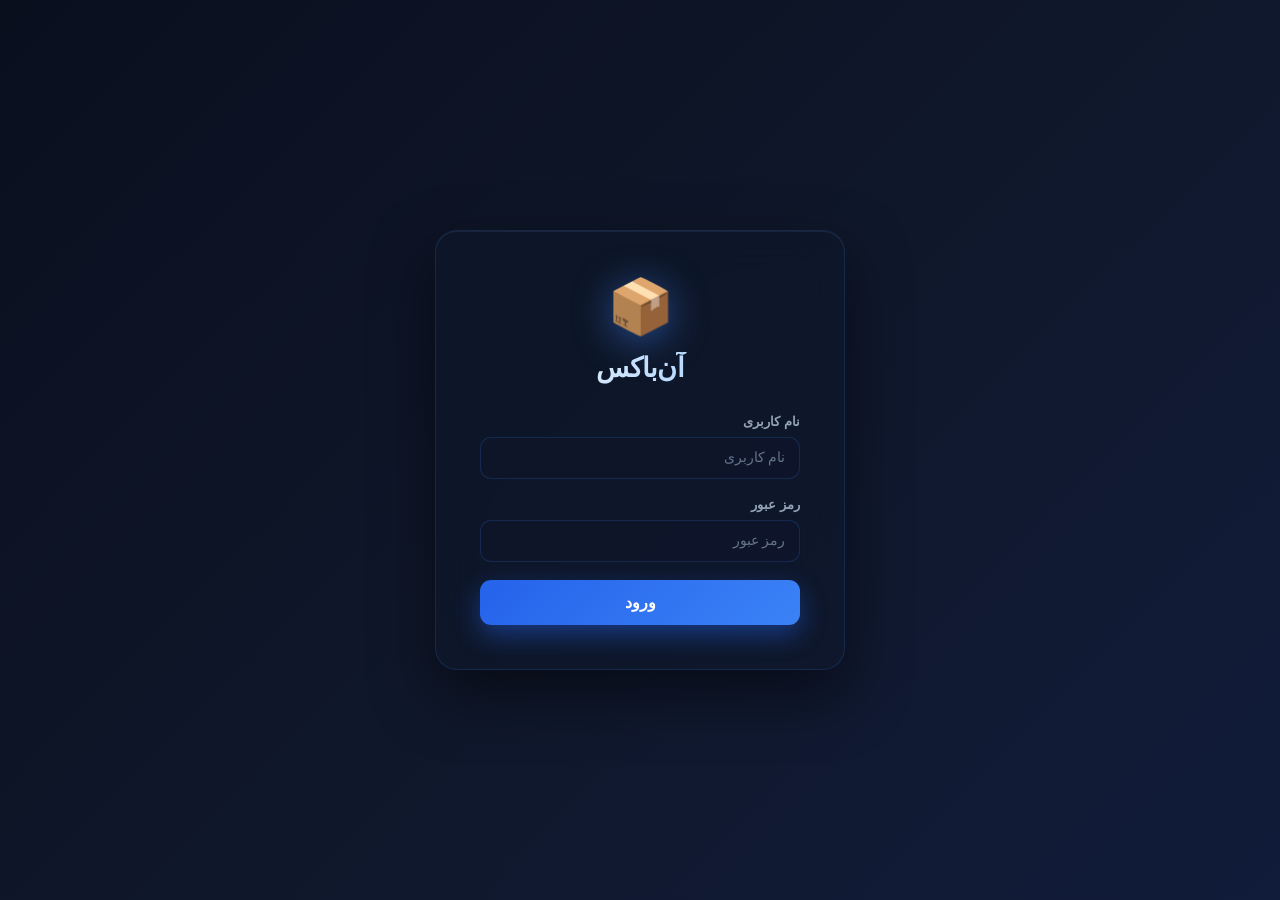
<file: preview/anbox-dashboard-candidate.html>
<!DOCTYPE html>
<html dir="rtl" lang="fa">
<head>
<meta charset="UTF-8">
<meta name="viewport" content="width=device-width, initial-scale=1.0">
<title>داشبورد | آن‌باکس</title>
<script src="https://cdn.sheetjs.com/xlsx-0.20.3/package/dist/xlsx.full.min.js"></script>
<style>
*{box-sizing:border-box;margin:0;padding:0}
:root{--p:#2563EB;--pl:#3B82F6;--bg:#0a0f1e;--card:rgba(15,23,42,.65);--txt:#e2e8f0;--txt2:#94a3b8;--bd:rgba(59,130,246,.18)}
body{font-family:Tahoma,'Segoe UI',sans-serif;background:linear-gradient(135deg,#0a0f1e 0%,#0f172a 50%,#111c3a 100%);background-attachment:fixed;color:var(--txt);min-height:100vh}
@keyframes fadeUp{from{opacity:0;transform:translateY(18px)}to{opacity:1;transform:translateY(0)}}
@keyframes fadeIn{from{opacity:0}to{opacity:1}}
@keyframes pop{from{opacity:0;transform:scale(.96)}to{opacity:1;transform:scale(1)}}
.login-container{display:flex;align-items:center;justify-content:center;min-height:100vh;padding:20px}
.login-box{background:var(--card);backdrop-filter:blur(22px);-webkit-backdrop-filter:blur(22px);padding:44px;border-radius:22px;border:1px solid var(--bd);box-shadow:0 24px 60px rgba(0,0,0,.5),inset 0 1px 0 rgba(255,255,255,.06);width:100%;max-width:410px;animation:pop .5s ease}
.login-logo{text-align:center;font-size:54px;margin-bottom:14px;filter:drop-shadow(0 6px 18px rgba(59,130,246,.5))}
.login-title{text-align:center;font-size:27px;font-weight:800;letter-spacing:-.5px;background:linear-gradient(135deg,#fff,#93c5fd);-webkit-background-clip:text;background-clip:text;-webkit-text-fill-color:transparent;margin-bottom:30px}
.form-group{margin-bottom:18px}
.form-label{display:block;font-size:13px;font-weight:600;margin-bottom:8px;color:var(--txt2)}
.form-input,select,textarea{width:100%;padding:12px 14px;border:1px solid var(--bd);border-radius:11px;font-size:14px;font-family:Tahoma;background:rgba(15,23,42,.55);color:var(--txt);transition:.25s}
.form-input::placeholder,textarea::placeholder{color:#64748b}
.form-input:focus,select:focus,textarea:focus{outline:none;border-color:var(--pl);background:rgba(30,41,59,.7);box-shadow:0 0 0 4px rgba(59,130,246,.16)}
select option{background:#0f172a;color:var(--txt)}
.login-button{width:100%;padding:13px;background:linear-gradient(135deg,#2563EB,#3B82F6);color:#fff;border:none;border-radius:11px;font-size:16px;font-weight:700;cursor:pointer;font-family:Tahoma;box-shadow:0 10px 26px rgba(37,99,235,.45);transition:.25s}
.login-button:hover{transform:translateY(-2px);box-shadow:0 16px 36px rgba(37,99,235,.6)}
.login-error{background:rgba(220,38,38,.16);color:#fca5a5;border:1px solid rgba(220,38,38,.35);padding:12px;border-radius:11px;margin-bottom:18px;font-size:14px;display:none}
.dashboard-container{display:flex;min-height:100vh}
.sidebar{width:255px;background:var(--card);backdrop-filter:blur(22px);-webkit-backdrop-filter:blur(22px);border-left:1px solid var(--bd);color:#fff;padding:22px;position:fixed;height:100vh;overflow-y:auto;right:0;z-index:1000;transition:transform .3s ease}
.logo{display:flex;align-items:center;gap:10px;margin-bottom:26px}
.logo-text{font-size:16px;font-weight:800;background:linear-gradient(135deg,#fff,#93c5fd);-webkit-background-clip:text;background-clip:text;-webkit-text-fill-color:transparent}
.user-info{background:linear-gradient(135deg,rgba(37,99,235,.18),rgba(59,130,246,.07));border:1px solid var(--bd);padding:14px;border-radius:13px;margin-bottom:18px;font-size:12px}
.user-name{font-weight:700;margin-bottom:5px;color:#fff;font-size:14px}
.logout-btn{width:100%;padding:9px;background:linear-gradient(135deg,#dc2626,#b91c1c);color:#fff;border:none;border-radius:9px;font-size:12px;cursor:pointer;margin-top:10px;font-family:Tahoma;font-weight:600;transition:.25s}
.logout-btn:hover{transform:translateY(-1px);box-shadow:0 8px 18px rgba(220,38,38,.45)}
.nav-menu{display:flex;flex-direction:column;gap:6px}
.nav-item{padding:12px 14px;border-radius:11px;cursor:pointer;font-size:13.5px;font-weight:500;color:var(--txt2);transition:.22s;border:1px solid transparent}
.nav-item:hover{background:rgba(59,130,246,.1);color:#fff;transform:translateX(-3px)}
.nav-item.active{background:linear-gradient(135deg,#2563EB,#3B82F6);color:#fff;box-shadow:0 8px 22px rgba(37,99,235,.4);border-color:rgba(255,255,255,.1)}
.main{margin-right:255px;flex:1;min-width:0}
.header{background:var(--card);backdrop-filter:blur(22px);-webkit-backdrop-filter:blur(22px);border-bottom:1px solid var(--bd);padding:16px 30px;display:flex;justify-content:space-between;align-items:center;position:sticky;top:0;z-index:100}
.header-title{font-size:18px;font-weight:700;color:#fff}
.content{padding:28px;max-width:1600px;margin:0 auto;animation:fadeIn .4s ease}
.page{display:none}
.page.active{display:block;animation:fadeUp .45s ease}
h2{color:#fff!important}
.card{background:var(--card);backdrop-filter:blur(18px);-webkit-backdrop-filter:blur(18px);border-radius:16px;border:1px solid var(--bd);padding:22px;margin-bottom:20px;box-shadow:0 10px 30px rgba(0,0,0,.28);transition:.3s;animation:fadeUp .5s ease}
.card:hover{transform:translateY(-3px);border-color:rgba(59,130,246,.35);box-shadow:0 18px 44px rgba(37,99,235,.22)}
.card-title{font-size:16px;font-weight:700;margin-bottom:16px;color:#fff}
.tabs{display:flex;gap:0;border-bottom:1px solid var(--bd);margin-bottom:20px}
.tab{padding:12px 24px;cursor:pointer;font-weight:600;color:var(--txt2);border-bottom:3px solid transparent;margin-bottom:-1px;transition:.25s}
.tab:hover{color:#fff}
.tab.active{color:var(--pl);border-bottom-color:var(--pl)}
.tab-content{display:none}
.tab-content.active{display:block;animation:fadeIn .4s ease}
.pipeline-grid{display:grid;grid-template-columns:repeat(6,1fr);gap:14px;margin-bottom:20px}
.pipeline-box{background:linear-gradient(135deg,rgba(37,99,235,.16),rgba(15,23,42,.4));padding:16px;border-radius:13px;text-align:center;border:1px solid var(--bd);transition:.28s}
.pipeline-box:hover{transform:translateY(-5px);border-color:var(--pl);box-shadow:0 14px 30px rgba(37,99,235,.3)}
.pipeline-stage{font-size:12px;color:var(--txt2);margin-bottom:6px}
.pipeline-count{font-size:26px;font-weight:800;background:linear-gradient(135deg,#60a5fa,#3B82F6);-webkit-background-clip:text;background-clip:text;-webkit-text-fill-color:transparent}
.pipeline-percent{font-size:11px;color:var(--txt2);margin-top:5px}
.progress-bar{width:100%;height:6px;background:rgba(148,163,184,.18);border-radius:4px;margin-top:8px;overflow:hidden}
.progress-fill{height:100%;background:linear-gradient(90deg,#2563EB,#60a5fa);border-radius:4px;transition:width .6s ease}
.toolbar{display:flex;gap:10px;margin-bottom:20px;flex-wrap:wrap;align-items:center}
.excel-help{font-size:12px;color:var(--txt2);line-height:1.8;margin:-8px 0 14px}
.table-wrap{width:100%;overflow-x:auto}
.stats-grid{display:grid;grid-template-columns:repeat(4,1fr);gap:15px}
.btn{padding:10px 20px;background:linear-gradient(135deg,#2563EB,#3B82F6);color:#fff;border:none;border-radius:10px;cursor:pointer;font-weight:700;font-family:Tahoma;transition:.25s;box-shadow:0 6px 16px rgba(37,99,235,.32)}
.btn:hover{transform:translateY(-2px);box-shadow:0 12px 26px rgba(37,99,235,.5)}
.btn.secondary{background:rgba(148,163,184,.16);color:var(--txt);box-shadow:none;border:1px solid var(--bd)}
.btn.secondary:hover{background:rgba(148,163,184,.26)}
.btn.danger{background:linear-gradient(135deg,#dc2626,#b91c1c);box-shadow:0 6px 16px rgba(220,38,38,.32)}
.btn.success{background:linear-gradient(135deg,#16a34a,#22c55e);box-shadow:0 6px 16px rgba(22,163,74,.32)}
.search-box{padding:10px 15px;border:1px solid var(--bd);border-radius:10px;width:250px;font-family:Tahoma;background:rgba(15,23,42,.55);color:var(--txt);transition:.25s}
.search-box::placeholder{color:#64748b}
.search-box:focus{outline:none;border-color:var(--pl);box-shadow:0 0 0 4px rgba(59,130,246,.16)}
.modal{display:none;position:fixed;inset:0;background:rgba(2,6,23,.78);backdrop-filter:blur(6px);-webkit-backdrop-filter:blur(6px);z-index:2000;align-items:flex-start;justify-content:center;overflow-y:auto;padding:20px 0}
.modal.active{display:flex}
.modal-content{background:linear-gradient(135deg,rgba(15,23,42,.96),rgba(17,28,58,.96));backdrop-filter:blur(22px);-webkit-backdrop-filter:blur(22px);border:1px solid var(--bd);border-radius:18px;padding:30px;max-width:1000px;width:95%;margin:20px auto;max-height:90vh;overflow-y:auto;box-shadow:0 30px 70px rgba(0,0,0,.6);animation:pop .35s ease}
.modal-header{display:flex;justify-content:space-between;align-items:center;margin-bottom:20px}
.modal-title{font-size:18px;font-weight:700;color:#fff}
.close-btn{font-size:24px;cursor:pointer;background:none;border:none;color:var(--txt2);transition:.2s}
.close-btn:hover{color:#fff;transform:rotate(90deg)}
.form-grid{display:grid;grid-template-columns:1fr 1fr 1fr;gap:15px}
.form-grid.full{grid-template-columns:1fr}
.lead-table{width:100%;border-collapse:collapse;margin-top:20px;font-size:12px}
.lead-table th{background:rgba(37,99,235,.14);padding:12px;text-align:right;font-weight:700;color:#fff;border-bottom:1px solid var(--bd)}
.lead-table td{padding:10px;border-bottom:1px solid rgba(148,163,184,.1);color:var(--txt)}
.lead-table tr:hover{background:rgba(59,130,246,.07)}
.lead-table td strong{color:#fff}
.stage-badge{display:inline-block;padding:4px 10px;border-radius:20px;font-size:10px;font-weight:700;background:rgba(59,130,246,.2);color:#93c5fd}
.inline-select{padding:6px;border:1px solid var(--bd);border-radius:7px;font-size:11px;width:100%;font-family:Tahoma;background:rgba(15,23,42,.7);color:var(--txt)}
.inline-select:focus{outline:none;border-color:var(--pl)}
.team-grid{display:grid;grid-template-columns:repeat(auto-fit,minmax(250px,1fr));gap:15px;margin-bottom:20px}
.team-card{background:linear-gradient(135deg,rgba(37,99,235,.14),rgba(15,23,42,.4));padding:20px;border-radius:13px;border:1px solid var(--bd);text-align:center;transition:.28s}
.team-card:hover{transform:translateY(-5px);border-color:var(--pl);box-shadow:0 14px 30px rgba(37,99,235,.28)}
.team-name{font-size:16px;font-weight:700;color:#fff;margin-bottom:8px}
.team-role{font-size:12px;color:var(--txt2);margin-bottom:12px}
.notification{position:fixed;top:20px;left:50%;transform:translateX(-50%);background:linear-gradient(135deg,#16a34a,#22c55e);color:#fff;padding:12px 24px;border-radius:11px;z-index:9999;font-weight:600;display:none;box-shadow:0 12px 30px rgba(22,163,74,.45)}
.notification.show{display:block;animation:pop .3s ease}
.notification.error{background:linear-gradient(135deg,#dc2626,#b91c1c);box-shadow:0 12px 30px rgba(220,38,38,.45)}
.hamburger{display:none;position:fixed;top:14px;right:14px;z-index:1100;background:var(--card);border:1px solid var(--bd);color:#fff;width:44px;height:44px;border-radius:11px;font-size:20px;cursor:pointer;backdrop-filter:blur(12px)}
.overlay{display:none;position:fixed;inset:0;background:rgba(0,0,0,.55);z-index:999}
.overlay.show{display:block}
@media(max-width:768px){
.hamburger{display:block}
.sidebar{transform:translateX(100%);width:80%;max-width:300px}
.sidebar.open{transform:translateX(0)}
.main{margin-right:0}
.header{padding:14px 16px;padding-left:64px}
.content{padding:16px}
.pipeline-grid{grid-template-columns:repeat(2,1fr)}
.form-grid{grid-template-columns:1fr}
.lead-table{font-size:10px}
.lead-table th,.lead-table td{padding:6px}
.modal-content{width:96%;padding:20px}
.team-grid{grid-template-columns:1fr}
.stats-grid{grid-template-columns:repeat(2,1fr)}
.toolbar{gap:8px}
.search-box{width:100%}
}
</style>
</head>
<body>
<div id="loginPage" class="login-container">
<div class="login-box">
<div class="login-logo">📦</div>
<div class="login-title">آن‌باکس</div>
<div class="login-error" id="loginError"></div>
<div class="form-group">
<label class="form-label">نام کاربری</label>
<input type="text" id="username" class="form-input" placeholder="نام کاربری">
</div>
<div class="form-group">
<label class="form-label">رمز عبور</label>
<input type="password" id="password" class="form-input" placeholder="رمز عبور">
</div>
<button class="login-button" onclick="handleLogin()">ورود</button>
</div>
</div>
<button class="hamburger" onclick="toggleSidebar()">☰</button>
<div class="overlay" id="overlay" onclick="toggleSidebar()"></div>
<div id="dashboardPage" class="dashboard-container" style="display:none">
<div class="sidebar" id="sidebar">
<div class="logo"><div class="logo-text">📦 آن‌باکس</div></div>
<div class="user-info">
<div class="user-name" id="sidebarUsername">مجتبی</div>
<div style="font-size:11px;opacity:.8">فعال</div>
<button class="logout-btn" onclick="handleLogout()">خروج</button>
</div>
<div class="nav-menu">
<div class="nav-item active" onclick="switchPage(event,'dashboard')">📊 داشبورد</div>
<div class="nav-item" onclick="switchPage(event,'leads')">📋 لیدها</div>
<div class="nav-item" onclick="switchPage(event,'team')">👥 تیم</div>
<div class="nav-item" onclick="switchPage(event,'pipeline')">🔄 Pipeline</div>
<div class="nav-item" onclick="switchPage(event,'reports')">📈 گزارش‌ها</div>
<div class="nav-item" onclick="switchPage(event,'settings')">⚙️ تنظیمات</div>
</div>
</div>
<div class="main">
<div class="header">
<div class="header-title">داشبورد | آن‌باکس</div>
<div>👤 <span id="headerUsername">مجتبی</span></div>
</div>
<div class="content">
<div class="page active" id="dashboard">
<h2 style="margin-bottom:20px">مدیریت Sales Pipeline</h2>
<div class="card">
<div class="card-title">📊 وضعیت Pipeline</div>
<div class="pipeline-grid" id="pipelineGrid"></div>
</div>
<div class="card">
<div class="card-title">📈 آمار کلی</div>
<div class="stats-grid">
<div style="text-align:center;padding:20px;background:rgba(37,99,235,.1);border:1px solid var(--bd);border-radius:12px">
<div style="font-size:24px;font-weight:700;color:#60a5fa" id="stat-total">0</div>
<div style="font-size:12px;color:var(--txt2);margin-top:5px">کل لیدها</div>
</div>
<div style="text-align:center;padding:20px;background:rgba(220,38,38,.1);border:1px solid rgba(220,38,38,.2);border-radius:12px">
<div style="font-size:24px;font-weight:700;color:#f87171" id="stat-hot">0</div>
<div style="font-size:12px;color:var(--txt2);margin-top:5px">🔴 لیدهای گرم</div>
</div>
<div style="text-align:center;padding:20px;background:rgba(217,119,6,.1);border:1px solid rgba(217,119,6,.2);border-radius:12px">
<div style="font-size:24px;font-weight:700;color:#fbbf24" id="stat-warm">0</div>
<div style="font-size:12px;color:var(--txt2);margin-top:5px">🟡 لیدهای معمولی</div>
</div>
<div style="text-align:center;padding:20px;background:rgba(22,163,74,.1);border:1px solid rgba(22,163,74,.2);border-radius:12px">
<div style="font-size:24px;font-weight:700;color:#4ade80" id="stat-qualified">0</div>
<div style="font-size:12px;color:var(--txt2);margin-top:5px">✅ Qualified</div>
</div>
</div>
</div>
</div>
<div class="page" id="leads">
<h2 style="margin-bottom:20px">مدیریت لیدها</h2>
<div class="toolbar">
<button class="btn" onclick="openLeadModal()">➕ افزودن لید</button>
<button class="btn success" onclick="downloadExcelTemplate()">📥 دانلود قالب Excel</button>
<button class="btn secondary" onclick="downloadLeadsExcel()">📤 دانلود خروجی لیدها</button>
<button class="btn secondary" onclick="document.getElementById('excelInput').click()">📊 بارگذاری Excel</button>
<input type="file" id="excelInput" accept=".xlsx,.xls,.csv" style="display:none" onchange="handleExcelUpload(event)">
<input type="text" class="search-box" id="searchInput" placeholder="جستجو..." onkeyup="filterLeads()">
</div>
<div class="excel-help">برای بارگذاری، فایل را با همان ستون‌های قالب نگه دارید. ستون‌های نوع لید، مبدأ لید، نام شرکت، صنعت، شماره تماس، نام فرد تماس و مرحله فروش ضروری هستند.</div>
<div class="card">
<div id="leadsContainer" style="text-align:center;padding:40px;color:var(--txt2)">⏳ بارگذاری لیدها...</div>
</div>
</div>
<div class="page" id="team">
<h2 style="margin-bottom:20px">تیم کارشناسان</h2>
<div class="tabs">
<div class="tab active" onclick="switchTab(event,'team-members-tab')">👥 اعضای تیم</div>
<div class="tab" onclick="switchTab(event,'checklist-tab')">✅ چک‌لیست</div>
<div class="tab" onclick="switchTab(event,'kpi-tab')">📊 KPI</div>
</div>
<div id="team-members-tab" class="tab-content active">
<div class="card">
<div class="card-title">👥 کارشناسان فروش</div>
<div class="team-grid" id="teamGrid"></div>
</div>
</div>
<div id="checklist-tab" class="tab-content">
<div class="card">
<div class="card-title">✅ چک‌لیست روزانه</div>
<div style="margin-bottom:20px">
<div style="font-size:14px;font-weight:700;margin-bottom:10px;color:#fff">پیشرفت: <span id="checklist-progress">0</span>/10</div>
<div class="progress-bar"><div class="progress-fill" id="checklist-bar" style="width:0%;background:linear-gradient(90deg,#16a34a,#22c55e)"></div></div>
</div>
<div id="checklist-items"></div>
<button class="btn" style="margin-top:15px" onclick="saveChecklist()">💾 ذخیره</button>
</div>
</div>
<div id="kpi-tab" class="tab-content">
<div class="card">
<div style="display:flex;justify-content:space-between;align-items:center;flex-wrap:wrap;gap:10px;margin-bottom:6px">
<div>
<div style="font-size:18px;font-weight:800;color:#fff">سلام، <span id="kpiUserName">کاربر</span> 👋</div>
<div style="font-size:12px;color:var(--txt2);margin-top:4px" id="kpiDate"></div>
</div>
<div style="text-align:center">
<div style="font-size:22px;font-weight:800;color:#60a5fa" id="kpiOverall">0/10</div>
<div style="font-size:11px;color:var(--txt2)">چک‌لیست</div>
</div>
</div>
<div style="font-size:12px;color:#4ade80;background:rgba(22,163,74,.12);border:1px solid rgba(22,163,74,.3);padding:8px 12px;border-radius:9px;margin-top:10px">🟢 داده‌ها به‌صورت محلی ذخیره می‌شود</div>
</div>
<div class="card">
<div class="card-title">📝 ورود اطلاعات روزانه</div>
<div style="font-size:12px;color:var(--txt2);margin-bottom:16px">اعداد هر بخش را وارد کنید — خودکار ذخیره می‌شود</div>
<div id="kpiInputs" style="display:grid;gap:14px"></div>
<div style="display:flex;align-items:center;padding:12px;background:rgba(15,23,42,.4);border-radius:10px;margin-top:14px;border:1px solid var(--bd)">
<input type="checkbox" id="kpiCrm" onchange="saveKpi()">
<label for="kpiCrm" style="flex:1;margin-right:10px;cursor:pointer;color:var(--txt)">ثبت اطلاعات در CRM انجام شد</label>
</div>
<div style="margin-top:14px">
<label class="form-label">📝 یادداشت / موارد باز برای فردا</label>
<textarea id="kpiNotes" class="form-input" style="min-height:80px;resize:vertical" oninput="saveKpi()"></textarea>
</div>
<button class="btn success" style="margin-top:16px;width:100%" onclick="saveKpiFinal()">💾 ذخیره نهایی گزارش</button>
</div>
<div class="card">
<div class="card-title">🎯 خلاصه عملکرد امروز</div>
<div id="kpiSummary" style="display:grid;grid-template-columns:repeat(auto-fit,minmax(140px,1fr));gap:12px"></div>
</div>
</div>
</div>
<div class="page" id="pipeline">
<h2 style="margin-bottom:20px">مراحل فروش (Pipeline)</h2>
<div class="card">
<div class="card-title">🔄 توزیع لیدها در مراحل</div>
<div id="pipelineDetails" style="display:grid;gap:20px"></div>
</div>
</div>
<div class="page" id="reports">
<h2 style="margin-bottom:20px">گزارش‌ها</h2>
<div class="card">
<div class="card-title">📈 گزارش‌های سیستم</div>
<div style="color:var(--txt2);font-size:13px;line-height:1.8">
• گزارش Pipeline<br>• گزارش لیدهای Hot/Warm<br>• گزارش مرحله‌ای فروش<br>• گزارش تبدیل (Conversion)
</div>
</div>
</div>
<div class="page" id="settings">
<h2 style="margin-bottom:20px">تنظیمات</h2>
<div class="tabs" id="settingsTabs">
<div class="tab active" onclick="switchTab(event,'settings-user-tab')">👤 اطلاعات کاربری</div>
<div class="tab" id="adminTabBtn" style="display:none" onclick="switchTab(event,'settings-admin-tab')">🛠 مدیریت کارشناسان و KPI</div>
</div>
<div id="settings-user-tab" class="tab-content active">
<div class="card">
<div class="card-title">اطلاعات کاربری</div>
<div style="margin-bottom:15px">
<label class="form-label">نام کاربری</label>
<input type="text" id="settingsUsername" class="form-input" disabled>
</div>
</div>
</div>
<div id="settings-admin-tab" class="tab-content">
<div class="card">
<div class="card-title">👥 مدیریت کارشناسان</div>
<div style="font-size:13px;font-weight:700;color:#fff;margin-bottom:10px">افزودن کارشناس (<span id="expertCount">0</span>/10)</div>
<div style="display:flex;gap:10px;flex-wrap:wrap">
<input type="text" id="newExpertName" class="form-input" placeholder="نام و نام خانوادگی" style="flex:1;min-width:180px">
<button class="btn" onclick="addExpert()">➕ افزودن</button>
</div>
<div id="expertList" style="margin-top:16px;display:grid;gap:10px"></div>
</div>
<div class="card">
<div class="card-title">🎯 تنظیم KPI</div>
<div style="font-size:12px;color:var(--txt2);margin-bottom:14px">هدف روزانه هر شاخص را تنظیم کنید</div>
<div id="kpiTargetList" style="display:grid;gap:10px"></div>
<button class="btn success" style="margin-top:14px;width:100%" onclick="addKpiTarget()">➕ افزودن KPI جدید</button>
</div>
</div>
</div>
</div>
</div>
</div>
<div id="leadModal" class="modal">
<div class="modal-content">
<div class="modal-header">
<div class="modal-title">افزودن لید جدید</div>
<button class="close-btn" onclick="closeLeadModal()">✕</button>
</div>
<form id="leadForm" onsubmit="saveLead(event)">
<div class="form-grid">
<div class="form-group"><label class="form-label">نوع لید *</label><select name="lead_type" class="form-input" required><option value="">انتخاب کنید</option><option>گرم</option><option>سرد</option></select></div>
<div class="form-group"><label class="form-label">مبدأ لید *</label><select name="lead_source" class="form-input" required><option value="">انتخاب کنید</option><option>سرچ اینترنتی</option><option>تماس مشتری</option><option>بانک اطلاعاتی</option><option>دایره طلایی</option><option>پیامک تبلیغاتی</option><option>سوشیال مدیا</option></select></div>
<div class="form-group"><label class="form-label">نام شرکت *</label><input type="text" name="company_name" class="form-input" required></div>
<div class="form-group"><label class="form-label">صنعت *</label><select name="industry" class="form-input" required><option value="">انتخاب کنید</option><option>دارویی</option><option>بانک</option><option>فروشگاه اینترنتی</option><option>خودرویی</option><option>لوازم خانگی</option><option>سازمانی</option><option>لوازم آرایشی</option><option>لوازم آشپزخانه</option><option>لوازم جانبی</option><option>فروشگاه حضوری</option></select></div>
<div class="form-group"><label class="form-label">دلیل انتخاب شرکت</label><select name="selection_reason" class="form-input"><option value="">انتخاب کنید</option><option>جغرافیای تحت پوشش</option><option>ارسال پستی دارد</option><option>حجم سفارش مناسب</option><option>سابقه خوب با شرکت</option><option>توصیه شده از منابع معتبر</option></select></div>
<div class="form-group"><label class="form-label">شماره تماس *</label><input type="tel" name="phone" class="form-input" required></div>
<div class="form-group"><label class="form-label">نام فرد تماس *</label><input type="text" name="contact_name" class="form-input" required></div>
<div class="form-group"><label class="form-label">سمت فرد تماس</label><input type="text" name="contact_position" class="form-input"></div>
<div class="form-group"><label class="form-label">مرحله فروش *</label><select name="sales_stage" class="form-input" required><option value="1">1. لیدسازی</option><option value="2">2. تماس اولیه</option><option value="3">3. ارسال نرخ نامه</option><option value="4">4. جلسه مذاکره</option><option value="5">5. ارسال پروپوزال</option><option value="6">6. عقد قرارداد</option></select></div>
<div class="form-group"><label class="form-label">تناسب با آن باکس</label><select name="anbox_fit" class="form-input"><option value="">انتخاب کنید</option><option>ارسال مرسوله روزانه</option><option>تناسب با SLA</option><option>تناسب با نرخ</option><option>ارسال ترکیبی</option><option>ارسال مرسولات کم حجم</option></select></div>
<div class="form-group"><label class="form-label">مانع اصلی</label><select name="main_obstacle" class="form-input"><option value="">انتخاب کنید</option><option>عدم توافق نرخ</option><option>عدم توافق SLA</option><option>عدم توافق قراردادی</option><option>شکایت مشتری از خدمات</option><option>مانع ندارد</option></select></div>
<div class="form-group"><label class="form-label">اقدام بعدی</label><select name="next_action" class="form-input"><option value="">انتخاب کنید</option><option>ارسال پروپوزال</option><option>برقراری جلسه مذاکره</option><option>جلسه متقاعد سازی</option><option>ارسال درفت قرارداد</option><option>عقد قرارداد</option><option>عدم توافق</option></select></div>
<div class="form-group"><label class="form-label">کارشناس فروش</label><select name="sales_expert" id="expertSelect" class="form-input"><option value="">انتخاب کنید</option></select></div>
<div class="form-group"><label class="form-label">وضعیت لید</label><select name="lead_status" class="form-input"><option>در حال پیگیری</option><option>عدم توافق</option><option>انحلال شرکت</option><option>در حال عقد قرارداد</option><option>در حال مذاکره</option><option>در حال تست</option></select></div>
<div class="form-group form-grid full"><label class="form-label">یادداشت‌ها</label><textarea name="notes" class="form-input" style="min-height:70px;resize:vertical"></textarea></div>
</div>
<div style="display:flex;gap:10px;margin-top:20px">
<button type="submit" class="btn">ذخیره</button>
<button type="button" class="btn secondary" onclick="closeLeadModal()">لغو</button>
</div>
</form>
</div>
</div>
<div class="notification" id="notification"></div>
<script>
const USERS={'mojabi':{name:'مجتبی رنجبر',password:'pass123'},'neda':{name:'ندا شریفی',password:'pass123'},'saman':{name:'سمن خوشکلام',password:'pass123'},'parasto':{name:'پرستو احمدی',password:'pass123'},'amirhossein':{name:'امیرحسین ریواز',password:'sales2025'},'admin':{name:'ادمین سیستم',password:'admin2025'}};
const SALES_STAGES=[{id:1,name:'لیدسازی'},{id:2,name:'تماس اولیه و امکان سنجی'},{id:3,name:'ارسال نرخ نامه'},{id:4,name:'جلسه مذاکره'},{id:5,name:'ارسال پروپوزال'},{id:6,name:'عقد قرارداد'}];
const OBSTACLES=['عدم توافق نرخ','عدم توافق SLA','عدم توافق قراردادی','شکایت مشتری از خدمات','مانع ندارد'];
const NEXT_ACTIONS=['ارسال پروپوزال','برقراری جلسه مذاکره','جلسه متقاعد سازی','ارسال درفت قرارداد','عقد قرارداد','عدم توافق'];
const LEAD_STATUSES=['در حال پیگیری','عدم توافق','انحلال شرکت','در حال عقد قرارداد','در حال مذاکره','در حال تست'];
const SALES_EXPERTS=['امیرحسین ریواز','مجتبی رنجبر','ندا شریفی','سمن خوشکلام','پرستو احمدی'];
const EXCEL_HEADERS=['نوع لید','مبدأ لید','نام شرکت','صنعت','دلیل انتخاب شرکت','شماره تماس','نام فرد تماس','سمت فرد تماس','مرحله فروش','تناسب با آن باکس','مانع اصلی','اقدام بعدی','کارشناس فروش','وضعیت لید','یادداشت‌ها'];
const EXCEL_FIELD_MAP={'نوع لید':'lead_type','مبدأ لید':'lead_source','نام شرکت':'company_name','صنعت':'industry','دلیل انتخاب شرکت':'selection_reason','شماره تماس':'phone','نام فرد تماس':'contact_name','سمت فرد تماس':'contact_position','مرحله فروش':'sales_stage','تناسب با آن باکس':'anbox_fit','مانع اصلی':'main_obstacle','اقدام بعدی':'next_action','کارشناس فروش':'sales_expert','وضعیت لید':'lead_status','یادداشت‌ها':'notes'};
const DEFAULT_TEAM=[{name:'مجتبی رنجبر'},{name:'ندا شریفی'},{name:'سمن خوشکلام'},{name:'پرستو احمدی'}];
const DEFAULT_KPI=[{key:'calls',icon:'📞',name:'تماس با لید',target:8},{key:'followups',icon:'🔄',name:'فالوآپ',target:5},{key:'received',icon:'📋',name:'اطلاعات دریافتی',target:5},{key:'panels',icon:'🖥️',name:'پنل ساخته‌شده',target:3},{key:'training',icon:'🎓',name:'آموزش',target:3},{key:'barcodes',icon:'📦',name:'بارکد',target:10}];
function getTeam(){try{const s=localStorage.getItem('shared_team');return s?JSON.parse(s):DEFAULT_TEAM.slice();}catch(e){return DEFAULT_TEAM.slice();}}
function setTeam(arr){localStorage.setItem('shared_team',JSON.stringify(arr));}
function getKpiTargets(){try{const s=localStorage.getItem('shared_kpi_targets');return s?JSON.parse(s):DEFAULT_KPI.slice();}catch(e){return DEFAULT_KPI.slice();}}
function setKpiTargets(arr){localStorage.setItem('shared_kpi_targets',JSON.stringify(arr));}
const CHECKLIST_ITEMS=['لیست لیدهای امروز دریافت شد','گزارش دیروز بررسی شد','اهداف روز با مدیر هماهنگ شد','تماس با تمام لیدهای امروز انجام شد','فالوآپ مشتریان دیروز انجام شد','اطلاعات مشتریان تأییدشده دریافت شد','پنل‌های جدید ساخته و تحویل داده شد','آموزش شارژ و ارسال به مشتریان انجام شد','بارکد سفارشات امروز صادر شد','گزارش پایان روز در CRM ثبت شد'];
let currentUser=null,leads=[],filteredLeads=[];
window.addEventListener('DOMContentLoaded',()=>{const savedUser=localStorage.getItem('currentUser');if(savedUser&&USERS[savedUser]){currentUser=savedUser;showDashboard();loadLeads();renderTeam();renderChecklist();updateDashboard();}else if(savedUser){localStorage.removeItem('currentUser');}});
function toggleSidebar(){document.getElementById('sidebar').classList.toggle('open');document.getElementById('overlay').classList.toggle('show');}
function handleLogin(){const username=document.getElementById('username').value.trim();const password=document.getElementById('password').value;const errorEl=document.getElementById('loginError');if(!username||!password){errorEl.textContent='❌ نام کاربری و رمز عبور را وارد کنید';errorEl.style.display='block';return;}const user=USERS[username];if(!user||user.password!==password){errorEl.textContent='❌ نام کاربری یا رمز عبور نادرست است';errorEl.style.display='block';return;}currentUser=username;localStorage.setItem('currentUser',username);showDashboard();loadLeads();renderTeam();renderChecklist();updateDashboard();}
function showDashboard(){const user=USERS[currentUser];document.getElementById('loginPage').style.display='none';document.getElementById('dashboardPage').style.display='flex';document.getElementById('sidebarUsername').textContent=user.name;document.getElementById('headerUsername').textContent=user.name;document.getElementById('settingsUsername').value=currentUser;document.getElementById('adminTabBtn').style.display=(currentUser==='admin')?'block':'none';showNotification('✅ خوش آمدید '+user.name);}
function handleLogout(){localStorage.removeItem('currentUser');currentUser=null;document.getElementById('loginPage').style.display='flex';document.getElementById('dashboardPage').style.display='none';document.getElementById('username').value='';document.getElementById('password').value='';showNotification('👋 شما خارج شدید');}
function switchPage(e,page){e.preventDefault();document.querySelectorAll('.page').forEach(p=>p.classList.remove('active'));document.getElementById(page).classList.add('active');document.querySelectorAll('.nav-item').forEach(item=>item.classList.remove('active'));e.target.classList.add('active');if(page==='leads')loadLeads();if(page==='team'){renderTeam();renderChecklist();}if(page==='pipeline')renderPipelineDetails();if(window.innerWidth<=768){document.getElementById('sidebar').classList.remove('open');document.getElementById('overlay').classList.remove('show');}}
function switchTab(e,tabId){e.preventDefault();const page=e.currentTarget.closest('.page')||document;page.querySelectorAll('.tab-content').forEach(t=>t.classList.remove('active'));const target=document.getElementById(tabId);if(target)target.classList.add('active');page.querySelectorAll('.tab').forEach(t=>t.classList.remove('active'));e.currentTarget.classList.add('active');if(tabId==='checklist-tab')renderChecklist();if(tabId==='kpi-tab')renderKpi();if(tabId==='settings-admin-tab')renderAdmin();}
function calculateScore(lead){let score=50;if(lead.industry)score+=10;if(parseInt(lead.sales_stage)>=4)score+=30;if(parseInt(lead.sales_stage)>=5)score+=20;return Math.min(100,score);}
function getLeadStatus(score){if(score>=85)return{type:'hot',emoji:'🔴'};if(score>=60)return{type:'warm',emoji:'🟡'};return{type:'cold',emoji:'🔵'};}
function renderTeam(){const teamGrid=document.getElementById('teamGrid');let html='';getTeam().forEach(member=>{html+=`<div class="team-card"><div class="team-name">👤 ${escapeHTML(member.name)}</div><div class="team-role">کارشناس فروش</div><div style="font-size:12px;color:var(--txt2)"><strong>وضعیت:</strong> فعال ✅</div></div>`;});teamGrid.innerHTML=html;}
function renderChecklist(){const user=currentUser;const saved=localStorage.getItem('checklist_'+user);const checklist=saved?JSON.parse(saved):new Array(10).fill(false);let html='';CHECKLIST_ITEMS.forEach((item,i)=>{html+=`<div style="display:flex;align-items:center;padding:12px;background:${checklist[i]?'rgba(22,163,74,.12)':'rgba(15,23,42,.4)'};border-radius:10px;margin-bottom:8px;border:1px solid ${checklist[i]?'rgba(22,163,74,.35)':'var(--bd)'}"><input type="checkbox" id="ck_${i}" ${checklist[i]?'checked':''} onchange="updateChecklist(${i})"><label for="ck_${i}" style="flex:1;margin-right:10px;cursor:pointer;color:${checklist[i]?'#4ade80':'var(--txt)'};text-decoration:${checklist[i]?'line-through':'none'}">${item}</label></div>`;});document.getElementById('checklist-items').innerHTML=html;updateChecklistProgress();}
function updateChecklist(index){const user=currentUser;const saved=localStorage.getItem('checklist_'+user);const checklist=saved?JSON.parse(saved):new Array(10).fill(false);checklist[index]=!checklist[index];localStorage.setItem('checklist_'+user,JSON.stringify(checklist));renderChecklist();}
function updateChecklistProgress(){const user=currentUser;const saved=localStorage.getItem('checklist_'+user);const checklist=saved?JSON.parse(saved):new Array(10).fill(false);const done=checklist.filter(Boolean).length;const percent=(done/10)*100;document.getElementById('checklist-progress').textContent=done;document.getElementById('checklist-bar').style.width=percent+'%';}
function saveChecklist(){showNotification('✅ چک‌لیست ذخیره شد');}
function openLeadModal(){const sel=document.getElementById('expertSelect');if(sel){let o='<option value="">انتخاب کنید</option>';getTeam().forEach(m=>{o+=`<option>${m.name}</option>`;});sel.innerHTML=o;}document.getElementById('leadModal').classList.add('active');}
function closeLeadModal(){document.getElementById('leadModal').classList.remove('active');document.getElementById('leadForm').reset();}
function excelReady(){if(!window.XLSX||!XLSX.utils){showNotification('❌ کتابخانه Excel بارگذاری نشد؛ اینترنت را بررسی و صفحه را تازه‌سازی کنید','error');return false;}return true;}
function excelText(value){return String(value??'').trim().replace(/[٠-٩]/g,d=>String('٠١٢٣٤٥٦٧٨٩'.indexOf(d))).replace(/[۰-۹]/g,d=>String('۰۱۲۳۴۵۶۷۸۹'.indexOf(d))).replace(/ي/g,'ی').replace(/ك/g,'ک');}
function normalizeExcelHeader(value){return excelText(value).replace(/[\s\u200c]+/g,'');}
function parseExcelStage(value){const text=excelText(value);const number=text.match(/[1-6]/);if(number)return Number(number[0]);const stage=SALES_STAGES.find(item=>text.includes(item.name));return stage?stage.id:null;}
function writeExcelFile(workbook,fileName,successMessage){try{XLSX.writeFile(workbook,fileName);showNotification(successMessage);}catch(err){console.error('Excel download error:',err);showNotification('❌ دانلود فایل Excel ناموفق بود','error');}}
function downloadExcelTemplate(){if(!excelReady())return;const wb=XLSX.utils.book_new();const ws=XLSX.utils.aoa_to_sheet([EXCEL_HEADERS]);ws['!cols']=EXCEL_HEADERS.map((h,i)=>({wch:i===14?28:(i===2||i===5||i===6?22:18)}));ws['!autofilter']={ref:`A1:O1`};XLSX.utils.book_append_sheet(wb,ws,'لیدها');const guide=XLSX.utils.aoa_to_sheet([['راهنمای تکمیل فایل'],['اطلاعات را در شیت «لیدها» و زیر عنوان ستون‌ها وارد کنید.'],['ستون‌های اجباری: نوع لید، مبدأ لید، نام شرکت، صنعت، شماره تماس، نام فرد تماس و مرحله فروش.'],['مرحله فروش را با عدد ۱ تا ۶ یا عنوان مرحله وارد کنید.'],['شماره تماس را به‌صورت متن وارد کنید تا صفر ابتدای شماره حفظ شود.'],['ردیف عنوان ستون‌ها را تغییر ندهید و فایل را با فرمت XLSX ذخیره کنید.']]);guide['!cols']=[{wch:105}];XLSX.utils.book_append_sheet(wb,guide,'راهنما');writeExcelFile(wb,'قالب_ورود_لیدها.xlsx','✅ قالب Excel دانلود شد');}
function downloadLeadsExcel(){if(!excelReady())return;if(!leads.length){showNotification('❌ هنوز لیدی برای دانلود ثبت نشده است','error');return;}const wb=XLSX.utils.book_new();const rows=leads.map(lead=>EXCEL_HEADERS.map(header=>lead[EXCEL_FIELD_MAP[header]]??''));const ws=XLSX.utils.aoa_to_sheet([EXCEL_HEADERS,...rows]);ws['!cols']=EXCEL_HEADERS.map((h,i)=>({wch:i===14?28:(i===2||i===5||i===6?22:18)}));ws['!autofilter']={ref:`A1:O${rows.length+1}`};XLSX.utils.book_append_sheet(wb,ws,'لیدها');writeExcelFile(wb,'خروجی_لیدها.xlsx','✅ خروجی لیدها دانلود شد');}
function saveLead(e){e.preventDefault();const formData=new FormData(document.getElementById('leadForm'));const lead=Object.fromEntries(formData);lead.id=Date.now();lead.created_by=currentUser;lead.created_at=new Date().toLocaleString('fa-IR');lead.score=calculateScore(lead);lead.status=getLeadStatus(lead.score);leads.push(lead);localStorage.setItem('leads_'+currentUser,JSON.stringify(leads));showNotification('✅ لید با موفقیت ذخیره شد');closeLeadModal();loadLeads();updateDashboard();}
function loadLeads(){try{const saved=localStorage.getItem('leads_'+currentUser);const parsed=saved?JSON.parse(saved):[];leads=Array.isArray(parsed)?parsed:[];}catch(e){leads=[];showNotification('❌ اطلاعات ذخیره‌شده لیدها قابل خواندن نیست','error');}filteredLeads=leads;renderLeads();}
function filterLeads(){const input=document.getElementById('searchInput');const query=(input?input.value:'').trim().toLowerCase();filteredLeads=leads.filter(lead=>[lead.company_name,lead.contact_name,lead.phone,lead.industry].some(value=>String(value??'').toLowerCase().includes(query)));renderLeads();}
function escapeHTML(value){return String(value??'').replace(/[&<>"']/g,char=>({'&':'&amp;','<':'&lt;','>':'&gt;','"':'&quot;',"'":'&#39;'}[char]));}
function renderLeads(){const container=document.getElementById('leadsContainer');if(!filteredLeads.length){container.innerHTML='<div style="text-align:center;padding:40px;color:var(--txt2)">لیدی موجود نیست</div>';return;}let html=`<div class="table-wrap"><table class="lead-table"><thead><tr><th>نام شرکت</th><th>صنعت</th><th>تماس‌گیر</th><th>مرحله</th><th>مانع اصلی</th><th>اقدام بعدی</th><th>وضعیت</th><th>اقدام</th></tr></thead><tbody>`;filteredLeads.forEach(lead=>{const id=Number(lead.id);html+=`<tr><td><strong>${escapeHTML(lead.company_name)}</strong></td><td>${escapeHTML(lead.industry)}</td><td>${escapeHTML(lead.contact_name)}</td><td><select class="inline-select" onchange="updateField(${id},'sales_stage',this.value)">${SALES_STAGES.map(s=>`<option value="${s.id}" ${s.id==lead.sales_stage?'selected':''}>${s.id}. ${escapeHTML(s.name)}</option>`).join('')}</select></td><td><select class="inline-select" onchange="updateField(${id},'main_obstacle',this.value)"><option value="">-- انتخاب --</option>${OBSTACLES.map(obs=>`<option value="${escapeHTML(obs)}" ${lead.main_obstacle===obs?'selected':''}>${escapeHTML(obs)}</option>`).join('')}</select></td><td><select class="inline-select" onchange="updateField(${id},'next_action',this.value)"><option value="">-- انتخاب --</option>${NEXT_ACTIONS.map(action=>`<option value="${escapeHTML(action)}" ${lead.next_action===action?'selected':''}>${escapeHTML(action)}</option>`).join('')}</select></td><td><select class="inline-select" onchange="updateField(${id},'lead_status',this.value)">${LEAD_STATUSES.map(status=>`<option value="${escapeHTML(status)}" ${lead.lead_status===status?'selected':''}>${escapeHTML(status)}</option>`).join('')}</select></td><td><button class="btn danger" style="padding:4px 8px;font-size:10px" onclick="deleteLead(${id})">حذف</button></td></tr>`;});html+='</tbody></table></div>';container.innerHTML=html;}
function updateField(leadId,fieldName,value){const lead=leads.find(l=>l.id===leadId);if(lead){lead[fieldName]=value;lead.score=calculateScore(lead);lead.status=getLeadStatus(lead.score);localStorage.setItem('leads_'+currentUser,JSON.stringify(leads));showNotification('✅ به‌روزرسانی شد');loadLeads();updateDashboard();}}
function deleteLead(id){if(confirm('آیا مطمئن هستید؟')){leads=leads.filter(l=>l.id!==id);localStorage.setItem('leads_'+currentUser,JSON.stringify(leads));showNotification('✅ لید حذف شد');loadLeads();updateDashboard();}}
function handleExcelUpload(event){const input=event.target,file=input.files&&input.files[0];if(!file)return;if(!excelReady()){input.value='';return;}const reader=new FileReader();reader.onerror=()=>{showNotification('❌ خواندن فایل ناموفق بود','error');input.value='';};reader.onload=(e)=>{try{const workbook=XLSX.read(new Uint8Array(e.target.result),{type:'array',raw:false});const sheetName=workbook.SheetNames.includes('لیدها')?'لیدها':workbook.SheetNames.find(name=>name!=='راهنما')||workbook.SheetNames[0];const worksheet=workbook.Sheets[sheetName];if(!worksheet)throw new Error('sheet missing');const rows=XLSX.utils.sheet_to_json(worksheet,{defval:'',raw:false});if(!rows.length)throw new Error('empty sheet');const normalizedHeaders=new Map(Object.keys(rows[0]).map(key=>[normalizeExcelHeader(key),key]));const requiredHeaders=EXCEL_HEADERS.slice(0,9);const missing=requiredHeaders.filter(header=>!normalizedHeaders.has(normalizeExcelHeader(header)));if(missing.length){showNotification('❌ ستون‌های فایل با قالب آن‌باکس مطابقت ندارد؛ قالب را دانلود کنید','error');return;}const importedLeads=[];let skipped=0;rows.forEach(row=>{const get=header=>excelText(row[normalizedHeaders.get(normalizeExcelHeader(header))]??'');const company=get('نام شرکت'),phone=get('شماره تماس'),contact=get('نام فرد تماس'),industry=get('صنعت'),stage=parseExcelStage(get('مرحله فروش'));if(!company||!phone||!contact||!industry||!get('نوع لید')||!get('مبدأ لید')||!stage){skipped++;return;}const lead={id:Date.now()+Math.random(),lead_type:get('نوع لید'),lead_source:get('مبدأ لید'),company_name:company,industry,selection_reason:get('دلیل انتخاب شرکت'),phone,contact_name:contact,contact_position:get('سمت فرد تماس'),sales_stage:String(stage),anbox_fit:get('تناسب با آن باکس'),main_obstacle:get('مانع اصلی'),next_action:get('اقدام بعدی'),sales_expert:get('کارشناس فروش'),lead_status:get('وضعیت لید')||'در حال پیگیری',notes:get('یادداشت‌ها'),created_by:currentUser,created_at:new Date().toLocaleString('fa-IR')};lead.score=calculateScore(lead);lead.status=getLeadStatus(lead.score);importedLeads.push(lead);});if(importedLeads.length){leads.push(...importedLeads);localStorage.setItem('leads_'+currentUser,JSON.stringify(leads));loadLeads();updateDashboard();}if(importedLeads.length||skipped===0)showNotification(`✅ ${importedLeads.length} لید اضافه شد${skipped?`؛ ${skipped} ردیف ناقص نادیده گرفته شد`:''}`);else showNotification('❌ هیچ ردیف معتبری پیدا نشد؛ ستون‌های اجباری را بررسی کنید','error');}catch(err){console.error('Excel import error:',err);showNotification('❌ فایل خوانده نشد؛ از قالب XLSX دانلودشده استفاده کنید','error');}finally{input.value='';}};reader.readAsArrayBuffer(file);}
function updateDashboard(){document.getElementById('stat-total').textContent=leads.length;document.getElementById('stat-hot').textContent=leads.filter(l=>l.status?.type==='hot').length;document.getElementById('stat-warm').textContent=leads.filter(l=>l.status?.type==='warm').length;document.getElementById('stat-qualified').textContent=leads.filter(l=>parseInt(l.sales_stage)>=5).length;renderPipeline();}
function renderPipeline(){const grid=document.getElementById('pipelineGrid');let html='';const total=leads.length||1;SALES_STAGES.forEach(stage=>{const count=leads.filter(l=>parseInt(l.sales_stage)===stage.id).length;const percent=Math.round((count/total)*100);html+=`<div class="pipeline-box"><div class="pipeline-stage">${stage.name}</div><div class="pipeline-count">${count}</div><div class="progress-bar"><div class="progress-fill" style="width:${percent}%"></div></div><div class="pipeline-percent">${percent}%</div></div>`;});grid.innerHTML=html;}
function renderPipelineDetails(){const details=document.getElementById('pipelineDetails');let html='';SALES_STAGES.forEach(stage=>{const stageLeads=leads.filter(l=>parseInt(l.sales_stage)===stage.id);html+=`<div style="padding:15px;background:rgba(15,23,42,.4);border-radius:10px;border-right:4px solid #2563EB;border:1px solid var(--bd)"><h3 style="margin-bottom:10px;color:#fff">مرحله ${stage.id}: ${escapeHTML(stage.name)}</h3><div style="font-size:12px;color:var(--txt2)"><strong>تعداد:</strong> ${stageLeads.length} لید<br><strong>شرکت‌ها:</strong> ${stageLeads.map(l=>escapeHTML(l.company_name)).join('، ')||'هیچ‌کدام'}</div></div>`;});details.innerHTML=html;}
function kpiKey(){return 'kpi_'+currentUser+'_'+new Date().toLocaleDateString('fa-IR');}
function getKpi(){const saved=localStorage.getItem(kpiKey());return saved?JSON.parse(saved):{values:{},crm:false,notes:''};}
function saveKpi(){const data=getKpi();getKpiTargets().forEach(f=>{const el=document.getElementById('kpi_'+f.key);if(el)data.values[f.key]=parseInt(el.value)||0;});const crm=document.getElementById('kpiCrm');if(crm)data.crm=crm.checked;const notes=document.getElementById('kpiNotes');if(notes)data.notes=notes.value;localStorage.setItem(kpiKey(),JSON.stringify(data));renderKpiSummary();}
function saveKpiFinal(){saveKpi();showNotification('✅ گزارش نهایی ذخیره شد');}
function renderKpi(){document.getElementById('kpiUserName').textContent=USERS[currentUser].name;document.getElementById('kpiDate').textContent=new Date().toLocaleDateString('fa-IR',{weekday:'long',year:'numeric',month:'long',day:'numeric'});const saved=localStorage.getItem('checklist_'+currentUser);const cl=saved?JSON.parse(saved):new Array(10).fill(false);document.getElementById('kpiOverall').textContent=cl.filter(Boolean).length+'/10';const data=getKpi();let html='';getKpiTargets().forEach(f=>{const v=data.values[f.key]||0;const pct=f.target>0?Math.round((v/f.target)*100):0;html+=`<div style="background:rgba(15,23,42,.4);border:1px solid var(--bd);border-radius:11px;padding:14px"><div style="display:flex;justify-content:space-between;align-items:center;margin-bottom:8px"><span style="color:var(--txt);font-size:13px;font-weight:600">${f.icon} ${f.name} (هدف: ${f.target})</span><span style="color:#60a5fa;font-size:12px;font-weight:700">${pct}٪</span></div><div style="display:flex;align-items:center;gap:10px"><input type="number" min="0" id="kpi_${f.key}" value="${v}" onchange="saveKpi()" class="form-input" style="width:90px"><span style="color:var(--txt2);font-size:13px">/ ${f.target}</span></div><div class="progress-bar"><div class="progress-fill" style="width:${Math.min(pct,100)}%"></div></div></div>`;});document.getElementById('kpiInputs').innerHTML=html;document.getElementById('kpiCrm').checked=data.crm;document.getElementById('kpiNotes').value=data.notes;renderKpiSummary();}
function renderKpiSummary(){const data=getKpi();let html='';getKpiTargets().forEach(f=>{const v=data.values[f.key]||0;html+=`<div style="background:linear-gradient(135deg,rgba(37,99,235,.14),rgba(15,23,42,.4));border:1px solid var(--bd);border-radius:11px;padding:14px;text-align:center"><div style="font-size:22px">${f.icon}</div><div style="font-size:24px;font-weight:800;color:#60a5fa;margin:4px 0">${v}</div><div style="font-size:11px;color:var(--txt2)">${f.name}</div></div>`;});document.getElementById('kpiSummary').innerHTML=html;}
function renderAdmin(){renderExpertAdmin();renderKpiAdmin();}
function renderExpertAdmin(){const team=getTeam();document.getElementById('expertCount').textContent=team.length;let html='';team.forEach((m,i)=>{html+=`<div style="display:flex;align-items:center;gap:10px;background:rgba(15,23,42,.4);border:1px solid var(--bd);border-radius:11px;padding:12px"><span style="flex:1;color:#fff;font-weight:600">👤 ${m.name}</span><button class="btn secondary" style="padding:6px 12px;font-size:11px" onclick="editExpert(${i})">ویرایش</button><button class="btn danger" style="padding:6px 12px;font-size:11px" onclick="deleteExpert(${i})">حذف</button></div>`;});document.getElementById('expertList').innerHTML=html;}
function addExpert(){const inp=document.getElementById('newExpertName');const name=inp.value.trim();if(!name){showNotification('❌ نام را وارد کنید','error');return;}const team=getTeam();if(team.length>=10){showNotification('❌ حداکثر ۱۰ کارشناس','error');return;}team.push({name:name});setTeam(team);inp.value='';renderExpertAdmin();showNotification('✅ کارشناس افزوده شد');}
function editExpert(i){const team=getTeam();const nn=prompt('نام جدید:',team[i].name);if(nn&&nn.trim()){team[i].name=nn.trim();setTeam(team);renderExpertAdmin();showNotification('✅ ویرایش شد');}}
function deleteExpert(i){if(confirm('حذف کارشناس؟')){const team=getTeam();team.splice(i,1);setTeam(team);renderExpertAdmin();showNotification('✅ حذف شد');}}
function renderKpiAdmin(){const list=getKpiTargets();let html='';list.forEach((f,i)=>{html+=`<div style="display:flex;align-items:center;gap:8px;background:rgba(15,23,42,.4);border:1px solid var(--bd);border-radius:11px;padding:12px"><input type="text" value="${f.name}" onchange="updateKpiTarget(${i},'name',this.value)" class="form-input" style="flex:1;min-width:90px" placeholder="عنوان"><input type="text" value="${f.icon}" onchange="updateKpiTarget(${i},'icon',this.value)" class="form-input" style="width:54px;text-align:center" placeholder="آیکون"><input type="number" min="0" value="${f.target}" onchange="updateKpiTarget(${i},'target',this.value)" class="form-input" style="width:70px;text-align:center" placeholder="هدف"><button class="btn danger" style="padding:6px 10px;font-size:11px" onclick="deleteKpiTarget(${i})">حذف</button></div>`;});document.getElementById('kpiTargetList').innerHTML=html;}
function updateKpiTarget(i,field,val){const list=getKpiTargets();if(field==='target')list[i].target=parseInt(val)||0;else list[i][field]=val;setKpiTargets(list);}
function addKpiTarget(){const list=getKpiTargets();list.push({key:'kpi'+Date.now(),icon:'⭐',name:'شاخص جدید',target:1});setKpiTargets(list);renderKpiAdmin();showNotification('✅ KPI افزوده شد');}
function deleteKpiTarget(i){if(confirm('حذف این KPI؟')){const list=getKpiTargets();list.splice(i,1);setKpiTargets(list);renderKpiAdmin();showNotification('✅ حذف شد');}}
function showNotification(msg,type='success'){const el=document.getElementById('notification');el.textContent=msg;el.className='notification '+(type==='error'?'error':'')+' show';setTimeout(()=>el.classList.remove('show'),3000);}
</script>
</body>
</html>
</file>
<file: assets/landing.css>
@font-face{font-family:Vazirmatn;src:url(vazirmatn.woff2) format("woff2");font-weight:100 900;font-display:swap}
:root{color-scheme:dark;--text:#f1f6ff;--muted:#cfdef2;--cyan:#23dfff;--line:#3678ac;--panel:#071e3c;--bg:#03132c;--pad:clamp(12px,2vw,28px)}
*{box-sizing:border-box}
body{margin:0;color:var(--text);font-family:Vazirmatn,Tahoma,sans-serif;line-height:1.55;background:radial-gradient(ellipse at 33% 9%,#123a79 0%,transparent 24%),radial-gradient(ellipse at 87% 73%,#08427b 0%,transparent 27%),radial-gradient(ellipse at 11% 59%,#103670 0%,transparent 25%),var(--bg)}
html{scroll-behavior:smooth}
a{color:inherit;text-decoration:none}
button{font:inherit}
h1,h2,h3,p,figure,ol,ul{margin:0}
svg{width:1.2em;height:1.2em;fill:none;stroke:currentColor;stroke-width:1.55;stroke-linecap:round;stroke-linejoin:round;vertical-align:middle;flex:none}
.symbols{position:absolute;width:0;height:0;overflow:hidden}
.wrap{width:min(1500px,100%);margin-inline:auto;padding-inline:var(--pad)}
.skip{position:absolute;inset:8px 8px auto auto;background:#082d53;padding:8px;transform:translateY(-150%);z-index:20}
.skip:focus{transform:none}
:focus-visible{outline:3px solid #7bedff;outline-offset:4px}
.top{min-height:clamp(66px,7.4vw,105px);display:flex;align-items:center;justify-content:space-between;gap:14px;padding-inline:calc(var(--pad) + 7px);position:relative;z-index:5}
.brand{display:inline-flex;align-items:center;gap:10px;font-size:clamp(19px,2.25vw,34px);font-weight:900;line-height:1.2;white-space:nowrap}
.brand>svg{width:1.8em;height:1.8em;padding:.18em;border:1px solid #00d8f5;border-radius:.42em;color:#00e2fa;background:#021327;box-shadow:inset 0 0 10px #00b7d638}
.brand small{display:block;font-size:.41em;font-weight:500;margin-top:4px}
.top nav,.top-actions,.footer nav{display:flex;align-items:center;gap:clamp(13px,2.4vw,39px);font-size:clamp(12px,1.35vw,19px)}
nav a,.quiet{white-space:nowrap}
nav a:hover,.quiet:hover{color:#66e5ff}
.live-dot{display:inline-block;width:.55em;height:.55em;border-radius:50%;background:linear-gradient(#66eeff,#008bff);box-shadow:0 0 10px #00b3ff}
.btn{min-height:42px;display:inline-flex;gap:.6em;align-items:center;justify-content:center;white-space:nowrap;padding:.55em 1em;border:1px solid #a7d9ff;border-radius:.7em;font-size:clamp(12px,1.38vw,19px);font-weight:650;transition:filter .2s,box-shadow .2s}
.btn:hover{filter:brightness(1.2)}
.btn span{font-size:1.35em;line-height:1}
.primary{background:linear-gradient(160deg,#00bfff,#0757f3 55%);border-color:#59c7ff;box-shadow:inset 0 2px 5px #a3efff7d,0 0 22px #0073ff56}
.secondary,.pill,.menu{background:linear-gradient(130deg,#173a66c4,#091e3bcc)}
.menu{display:none;color:inherit;border:1px solid #4778a9;border-radius:8px;padding:5px 10px}
.hero{position:relative;margin-block:9px 10px}
.hero-grid{display:grid;grid-template-columns:minmax(0,37%) minmax(0,63%);align-items:center;min-height:clamp(490px,53.5vw,790px)}
.hero-copy{position:relative;z-index:2;padding-inline:8px 0}
.pill{display:inline-flex;align-items:center;gap:.65em;font-size:clamp(11px,1.26vw,17px);font-weight:650;border:1px solid #43638b;border-radius:40px;padding:.25em 1em;margin-bottom:.95em}
.pill span{color:#c9f6ff;background:#09617b;border-radius:100%;padding-inline:.27em}
h1{font-size:clamp(31px,3.5vw,53px);line-height:1.28;font-weight:900;letter-spacing:-.035em;text-wrap:balance}
h1 em{font-style:normal;color:var(--cyan)}
.intro{color:var(--muted);font-size:clamp(14px,1.55vw,23px);line-height:1.53;margin-block:.85em 1.65em}
.hero-actions{display:flex;gap:clamp(8px,1.2vw,18px);flex-wrap:wrap}
.benefits{list-style:none;display:flex;flex-wrap:wrap;gap:.6em;margin-block-start:clamp(22px,5.6vw,80px);padding:0;font-size:clamp(10px,1.15vw,16px);color:var(--muted)}
.benefits li+li{border-inline-start:1px solid #5180ae;padding-inline-start:.6em}
.hero-visual{direction:rtl;isolation:isolate;container-type:inline-size;position:relative;aspect-ratio:1.19;min-width:0;margin-inline-start:1%}
.hero-visual::before{content:"";position:absolute;inset:12% -1% 0;background:radial-gradient(ellipse,#0767ba90,transparent 68%);z-index:-1}
.platform{position:absolute;inset:83% 0 0 -3%;background:radial-gradient(ellipse at 60% 74%,#00dafa 0%,#006bb2 12%,transparent 36%),linear-gradient(12deg,#02142b 10%,#00497b 45%,#8befff 51%,#0c4e9c 54%,#143564 74%);clip-path:polygon(0 30%,57% 0,100% 43%,100% 57%,45% 100%,0 60%);filter:drop-shadow(0 0 14px #0cf);opacity:.94}
.platform::after{content:"";position:absolute;inset:45% 0 0;background:radial-gradient(ellipse at 28% 62%,#aefeff 0%,#0ccfff 4%,transparent 25%),radial-gradient(ellipse at 63% 48%,#01dafc 0%,transparent 26%),linear-gradient(177deg,transparent 45%,#66eaff 48%,#056eba 56%,transparent 70%);mix-blend-mode:screen}
.app-scene{position:absolute;inset:0;font-size:2.05cqw;animation:preview-float 4.8s ease-in-out;animation-play-state:paused}
.is-visible .app-scene{animation-play-state:running}
@keyframes preview-float{50%{transform:translateY(-1.1cqw)}}
.glass,.back-glass{border:1px solid #79caff;border-radius:2.2cqw;background:linear-gradient(143deg,#134e80,#071f42 45%,#031a35 75%,#0c4876);box-shadow:inset 0 0 15px #3b9ff280,inset 0 1px 2px #d9f4ff,0 0 20px #097fec58}
.dashboard{position:absolute;inset:24% 14% 11% 16%;transform:perspective(90cqw) rotateY(12deg) rotateZ(3deg);border-start-end-radius:4cqw;overflow:hidden}
.back-glass{position:absolute;inset:17% 19% 16% 10%;transform:perspective(95cqw) rotateY(20deg) rotateZ(5deg);background:linear-gradient(145deg,#123362,#102f574f,#125388);box-shadow:inset 5px 4px 12px #8cbbff,0 0 23px #334fed80}
.window-edge{direction:ltr;display:flex;align-items:center;gap:1.8cqw;margin:1.35cqw 2cqw 1cqw;color:#9bb9eb;font-size:1.15cqw}
.window-edge i{height:2.2cqw;flex:1;border-radius:.75cqw;border:1px solid #457baa;background:#1b5083}
.dashboard-grid{display:grid;grid-template-columns:22% 1fr;gap:1cqw;padding:0 1.65cqw}
.dashboard aside{display:flex;flex-direction:column;gap:1cqw;font-size:1.57cqw;text-align:center}
.dashboard aside b{font-size:2.15cqw;color:#fff}
.dashboard aside svg{color:#25dcfa}
.dashboard aside span{display:block;padding:.27cqw}
.selected{background:#0667ef;border:1px solid #3cb6ff;border-radius:.8cqw;box-shadow:0 0 8px #218fff}
.board{padding:1.35cqw;border:1px solid #396796;border-radius:1.7cqw;background:#051933bd}
.board-title,.board-tabs{display:flex;gap:.6cqw;align-items:center;justify-content:space-between;margin-bottom:1cqw}
.board-title span,.board-tabs span{border:1px solid #487eb0;border-radius:.7cqw;background:#112d52;padding:.35cqw .6cqw;font-size:1.35cqw;white-space:nowrap}
.board-tabs span:first-child,.board td span{background:#0666b2}
.board table{width:100%;font-size:1.4cqw;border-collapse:collapse;text-align:center}
.board th,.board td{padding:.85cqw .12cqw;border-block-end:1px solid #305276}
.board td i{display:block;border-radius:2px;background:#4675aa80;width:68%;height:.8cqw;margin:auto}
.board td span{display:inline-block;border-radius:1cqw;min-width:7cqw}
.board tr:nth-child(2) span{background:#493eb0}
.board tr:nth-child(4) span{background:#006254}
.float{position:absolute;padding:1.4cqw;text-align:center;line-height:1.15}
.float b{display:block;margin-bottom:.7cqw}
.float-trend{inset:3% auto auto 14%;width:25%;transform:perspective(55cqw) rotateY(20deg) rotateZ(4deg)}
.float-trend .gain{position:absolute;left:2cqw;top:5cqw}
.float-trend .line-chart{height:10cqw;margin-top:3cqw}
.float-funnel{inset:3% 21% auto auto;width:24%;transform:perspective(60cqw) rotateY(-18deg) rotateZ(-4deg)}
.float-conversion{inset:36% auto auto 3%;width:19%;transform:perspective(54cqw) rotateY(17deg);z-index:1}
.float-parcels{inset:auto auto 7% 8%;width:28%;transform:perspective(55cqw) rotateY(9deg)}
.float-gauges{inset:auto 15% 4% auto;width:44%;display:grid;grid-template-columns:repeat(3,minmax(0,1fr));padding:1.4cqw .6cqw}
.metric{text-align:center;padding-inline:.4em;min-width:0}
.metric+.metric{border-inline-start:1px solid #5280ac7d}
.gain{display:inline-block;color:#40ffb7;background:#004141;border-radius:.45em;padding:.17em .5em;font-weight:800;direction:ltr;white-space:nowrap}
.gauge{--arc:#05bfff;--deep:#1a438a;position:relative;width:min(100%,8em);aspect-ratio:2/1;margin:.55em auto .22em;isolation:isolate;display:grid;place-items:end center}
.gauge::before,.gauge::after{content:"";position:absolute;z-index:-1}
.gauge::before{inset:0;border-radius:100% 100% 0 0/200% 200% 0 0;background:conic-gradient(from 270deg at 50% 100%,var(--arc),var(--arc) var(--angle),var(--deep) var(--angle),#39629a 180deg,transparent 180deg);filter:drop-shadow(0 0 7px color-mix(in srgb,var(--arc),transparent 58%))}
.gauge::after{inset:22% 11% 0;border-radius:100% 100% 0 0/200% 200% 0 0;background:#082343}
.gauge strong{line-height:1.05;font-size:1.55em}
.yellow{--arc:#ffd41a}.mint{--arc:#07e9b1}.violet{--arc:#aa7bff}
.parcels-mini{display:flex;direction:ltr;align-items:end;justify-content:space-between;gap:5%}
.parcels-mini strong{display:block;font-size:1.45em;margin-bottom:.5em}
.mini-bars{height:8cqw;width:54%;display:flex;gap:5%;align-items:end}
.mini-bars i,.bar-chart i{width:100%;height:var(--h);background:linear-gradient(#00c5fd,#0757aa 72%,#043065);border:1px solid #1eafffb0;border-radius:.3em .3em 0 0}
.preview-tip{position:absolute;bottom:-.2em;inset-inline:10%;text-align:center;font-size:clamp(10px,1vw,15px);color:#d3e9ff}
.line-chart{width:100%;height:auto;overflow:visible;display:block}
.trend{stroke:#41e6ff;stroke-width:2.2;filter:drop-shadow(0 0 4px #33d5ff)}
.area{stroke:none;fill:#0084db40}
.dots{fill:#d4faff;stroke:#8cefff;filter:drop-shadow(0 0 3px #33d5ff)}
.funnel{display:flex;flex-direction:column;align-items:center;gap:.13em;padding:0;list-style:none;font-weight:670}
.funnel li{width:var(--width,100%);padding:.22em .45em;line-height:1.08;background:linear-gradient(#00a8fa,#065cca);clip-path:polygon(0 0,100% 0,94% 100%,6% 100%);border-radius:.5em;box-shadow:inset 0 1px 3px #d6faff7d;text-shadow:0 1px 3px #001329}
.funnel li:nth-child(2){--width:88%;background:linear-gradient(#00a99d,#006953)}
.funnel li:nth-child(3){--width:74%;background:linear-gradient(#ba8500,#735200)}
.funnel li:nth-child(4){--width:62%;background:linear-gradient(#9567ec,#6441ad)}
.funnel li:nth-child(5){--width:51%;background:linear-gradient(#8049b4,#4f2780)}
.funnel small{display:block;font-size:.82em;font-weight:550}
.section{margin-bottom:clamp(14px,1.9vw,28px);scroll-margin-top:16px}
.section h2,.cta-band h2{font-size:clamp(23px,2.65vw,39px);line-height:1.23;font-weight:850;text-wrap:balance}
.section p,.cta-band p{color:var(--muted);font-size:clamp(13px,1.36vw,19px)}
.updates,.cta-band{isolation:isolate;position:relative;overflow:hidden;border:1px solid #3b7fb7;border-radius:clamp(15px,2.1vw,32px);background:radial-gradient(ellipse at 20% 4%,#2b99e4,#154779 36%,transparent 65%),linear-gradient(124deg,#09284b,#031b38 70%);box-shadow:inset 0 1px 1px #9acfff40}
.updates{padding:clamp(14px,2vw,28px)}
.architecture{position:absolute;pointer-events:none;z-index:-1;top:0;left:0;width:42%;height:79%;filter:drop-shadow(0 0 15px #30bcff)}
.architecture::before,.architecture::after{content:"";position:absolute;inset:0;background:linear-gradient(155deg,transparent 30%,#def7ff91 31%,transparent 33%),linear-gradient(180deg,#0e5c9e,#0c2b4b 43%,#8ab8d98f 54%,#052344 75%);clip-path:polygon(0 32%,31% 3%,100% 56%,100% 100%,0 89%)}
.architecture::after{background:repeating-linear-gradient(90deg,transparent 0 10%,#011f41 10.5% 11%,#73c2f7 11.3% 11.65%),repeating-linear-gradient(17deg,transparent 0 17%,#77cdff77 18% 19%);opacity:.78}
.updates-head{display:flex;gap:clamp(10px,1.45vw,22px);align-items:center;position:relative;margin:0 0 clamp(16px,2.1vw,30px);padding-block:.25em}
.emblem{display:inline-grid;place-items:center;width:1.85em;aspect-ratio:1;border:1px solid #73c2fb;border-radius:50%;background:linear-gradient(135deg,#149bdd,#09224e 70%);box-shadow:inset 0 0 10px #4daaff67;color:#ecf6ff}
.updates-head .emblem{font-size:clamp(20px,2.75vw,42px)}
.updates-grid{display:grid;grid-template-columns:repeat(6,minmax(0,1fr));gap:clamp(8px,1vw,15px);scroll-margin-top:18px}
.feature-card{position:relative;display:flex;flex-direction:column;align-items:center;text-align:center;min-width:0;padding:clamp(10px,1.35vw,20px) clamp(7px,1vw,14px);border-radius:clamp(10px,1.35vw,20px);border:1px solid #71b3e9;background:linear-gradient(147deg,#174577f5,#0a254aec 47%,#102f56f5);box-shadow:inset 0 1px 10px #60a8fd73,0 5px 14px #0015327a}
.feature-card:nth-child(odd){background:linear-gradient(148deg,#0e5587f2,#071e41f2 55%,#0a3960f8)}
.feature-card:first-child{border-color:#5edfff;box-shadow:inset 0 0 18px #00bdffac,0 0 17px #0086ea75}
.feature-card>svg{font-size:clamp(22px,3vw,44px);color:#a8eaff;filter:drop-shadow(0 0 7px #139ffc);margin-bottom:.23em}
.feature-card:nth-child(2n) svg{color:#d8d2ff;filter:drop-shadow(0 0 6px #7656ff)}
.feature-card h3{font-size:clamp(13px,1.55vw,22px);line-height:1.34;margin-bottom:.5em}
.feature-card p{margin-top:auto;font-size:clamp(11px,1.21vw,17px);line-height:1.45}
.section-heading{text-align:center;margin:0 auto clamp(12px,1.55vw,22px)}
.section-heading h2{display:flex;align-items:center;justify-content:center;gap:.5em}
.section-heading h2::before,.section-heading h2::after{content:"";width:min(17vw,240px);height:1px;background:linear-gradient(90deg,transparent,#77cdfc);box-shadow:0 0 9px #30bbff}
.section-heading h2::after{rotate:180deg}
.section-heading svg{color:#a9e8ff;filter:drop-shadow(0 0 8px #0286ff)}
.roles-grid{display:grid;grid-template-columns:repeat(2,minmax(0,1fr));gap:clamp(10px,1.65vw,24px)}
.role-card{--role-accent:#31dcff;position:relative;isolation:isolate;display:grid;grid-template-columns:1.65fr 1fr;align-items:center;overflow:hidden;min-width:0;padding:clamp(13px,1.8vw,26px);border:1px solid #82cbff;border-radius:clamp(12px,1.75vw,25px);background:linear-gradient(139deg,#11386a,#073363 50%,#0f79a4 120%);box-shadow:inset 0 0 17px #3ab7fa82,0 0 21px #1386e948}
.role-card.expert{--role-accent:#a498ff;background:linear-gradient(135deg,#2c4f89,#152449 50%,#333c89);border-color:#9db4ff;box-shadow:inset 0 0 16px #9092fd83,0 0 17px #5457ff3f}
.role-card h3{display:flex;align-items:center;gap:.5em;font-size:clamp(17px,2.12vw,31px)}
.expert .emblem{background:linear-gradient(140deg,#7b78e8,#333963)}
.role-card ul{padding:0;list-style:none;margin-top:.65em;font-size:clamp(12px,1.38vw,20px)}
.role-card li{display:flex;align-items:baseline;gap:.55em;margin-top:.23em}
.role-card li::before{content:"✓";background:#096ba4;color:white;border-radius:50%;font-size:.75em;display:inline-grid;place-content:center;width:1.5em;height:1.5em;flex:none}
.expert li::before{background:#5556ac}
.role-art{align-self:end;position:relative;height:100%;min-height:95px;display:flex;direction:ltr;justify-content:center;align-items:end;padding:0 5% 12%;gap:5%;transform:skewY(-11deg)}
.role-art::before{content:"";position:absolute;bottom:2%;left:0;width:100%;height:25%;background:linear-gradient(105deg,transparent,var(--role-accent),#0a256d);border-radius:20%;transform:skewX(50deg);border:1px solid var(--role-accent);opacity:.68}
.role-art i{position:relative;width:22%;height:30%;border-radius:.32em;border:1px solid #aaf4ff;box-shadow:inset 2px 0 9px #d0eafe77,6px 1px 12px #003775d5,0 0 12px var(--role-accent);background:linear-gradient(105deg,var(--role-accent),#075890 72%,#003d64);color:#e1e3ff}
.role-art i:nth-child(2){height:54%}.role-art i:nth-child(3){height:77%}
.expert .role-art{gap:0}
.expert .role-art i{width:32%;border-color:#bdc8fa;background:linear-gradient(135deg,#7b7df2,#26316f);display:grid;place-items:center;margin-inline-start:-4%}
.expert .role-art svg{width:60%;height:60%}
.analytics-panel{position:relative;display:grid;gap:clamp(6px,.8vw,12px);grid-template-columns:1.05fr 1.2fr .9fr .85fr;grid-template-areas:"ship gauges gauges funnel" "sales team leads funnel";padding:clamp(7px,1vw,14px);border:1px solid #62b4f4;border-radius:clamp(14px,2vw,30px);background:radial-gradient(ellipse at 100% 100%,#04264d,transparent 70%),linear-gradient(29deg,#075287 3%,#0db9f6 4%,#042144 11%);box-shadow:inset 0 0 17px #006da2,0 0 21px #006ccb6b}
.analytics-block{min-width:0;border:1px solid #3a83be;border-radius:clamp(9px,1.35vw,20px);background:linear-gradient(145deg,#0d355d,#051d3b 74%);padding:clamp(7px,.9vw,13px);box-shadow:inset 0 1px 8px #428fe761;font-size:clamp(11px,1.3vw,19px);line-height:1.32}
.analytics-block h3{font-size:clamp(12px,1.43vw,21px);font-weight:750;margin-bottom:.5em}
.analytics-block p{font-size:.85em}
.shipments{grid-area:ship}
.shipments>div{display:flex;align-items:center;gap:.75em;margin-bottom:.25em}
.shipments svg{font-size:2.65em;filter:drop-shadow(0 0 7px #27acff);color:#9ad9ff}
.shipments strong{font-size:2.4em;line-height:1;white-space:nowrap}
.gauges{grid-area:gauges;display:grid;grid-template-columns:repeat(4,minmax(0,1fr));align-items:center}
.gauges h3{font-size:.95em}
.gauges .gauge{max-width:6em}
.pipeline{grid-area:funnel;align-self:start;text-align:center}
.pipeline .funnel{gap:.25em}
.pipeline .funnel li{padding:.36em .3em}
.sales{grid-area:sales;position:relative}
.sales .gain{position:absolute;inset-inline-end:.8em;top:2.6em}
.sales .line-chart{margin-top:1.15em}
.months{display:flex;justify-content:space-between;direction:ltr;font-size:.8em}
.team{grid-area:team}
.bar-chart{direction:ltr;display:grid;grid-template-columns:repeat(5,minmax(0,1fr));gap:4%;height:clamp(90px,11vw,170px);padding:0 4%;background:repeating-linear-gradient(transparent 0 19%,#1749785f 19% 20%)}
.bar-chart>div{display:flex;flex-direction:column;justify-content:end;align-items:center;min-width:0;font-size:.9em}
.bar-chart i{height:calc(var(--h) * .76)}
.bar-chart small{white-space:nowrap}
.leads{grid-area:leads}
.distribution{display:flex;align-items:center;justify-content:space-between;gap:5%}
.distribution ul{flex:none;list-style:none;padding:0;font-size:.78em;line-height:1.65}
.distribution li::before{display:inline-block;content:"";width:.65em;height:.65em;background:var(--dot,#04a9ff);border-radius:50%;margin-inline-end:.3em}
.distribution li:nth-child(2){--dot:#0bd2a9}.distribution li:nth-child(3){--dot:#ffd235}.distribution li:nth-child(4){--dot:#be79ee}.distribution li:nth-child(5){--dot:#8664e7}
.donut{display:grid;place-items:center;position:relative;width:min(63%,10em);aspect-ratio:1;border-radius:50%;background:conic-gradient(#04a9ff 40%,#0bd2a9 40% 64%,#ffd235 64% 81%,#be79ee 81% 93%,#8664e7 93%);box-shadow:0 0 12px #038fe789}
.donut span{width:65%;aspect-ratio:1;border-radius:50%;background:#031a36;display:grid;place-content:center;text-align:center;font-size:.83em}
.donut strong{font-size:1.65em}
.cta-band{display:flex;align-items:center;justify-content:space-between;gap:14px;padding:clamp(15px,2.25vw,32px) clamp(16px,3.5vw,50px);background:radial-gradient(ellipse at 65% 75%,#1075ba,#112e58 58%,#0c487c);box-shadow:inset 0 0 18px #57b7ff6e}
.cta-band>div:not(.architecture){margin-inline-start:14%;text-align:center}
.cta-band h2{font-size:clamp(21px,2.4vw,35px)}
.cta-band .architecture{width:29%;height:140%;left:auto;right:-4%;top:-24%;transform:scaleX(-1)}
.footer{display:flex;align-items:center;justify-content:space-between;gap:16px;padding-block:clamp(16px,2.5vw,36px)}
.footer .brand{font-size:clamp(17px,1.9vw,28px)}
.footer nav{flex-wrap:wrap;gap:clamp(12px,2vw,28px)}
.back-top{border-radius:50%;background:#173960;text-align:center;min-width:38px;padding:.4em;color:#dcf4ff}
@media(max-width:1050px){
 .top nav,.top-actions{gap:12px}
 .quiet{display:none}
 .hero-grid{min-height:0}
 .hero-visual{aspect-ratio:1.16}
 .benefits{margin-block-start:2.5em}
}
@media(max-width:960px){
 .analytics-panel{grid-template-columns:1fr 1fr 1fr;grid-template-areas:"ship gauges gauges" "sales team leads" "funnel funnel funnel"}
 .pipeline .funnel{display:grid;grid-template-columns:repeat(5,minmax(0,1fr))}
 .pipeline .funnel li{width:100%}
 .updates-grid{grid-template-columns:repeat(3,minmax(0,1fr))}
}
@media(max-width:760px){
 .top{flex-wrap:wrap}
 .top-actions{margin-inline-start:auto}
 .menu:not([hidden]){display:block;order:3}
 .top nav{order:4;width:100%;flex-wrap:wrap;padding-block:.7em}
 .top:has(.menu:not([hidden])) nav:not(.open){display:none}
 .top nav.open{border-top:1px solid #3d75ad}
 .hero-grid{grid-template-columns:minmax(0,1fr)}
 .hero-copy{padding:10px 0 0}
 .hero-copy .intro{max-width:52ch}
 .hero-visual{margin:4px auto 0;width:min(100%,620px)}
 .benefits{margin-block:1.45em .4em}
 .role-card{grid-template-columns:2.4fr 1fr}
 .cta-band>div:not(.architecture){margin-inline-start:0}
}
@media(max-width:550px){
 .top{gap:8px;padding-inline:var(--pad)}
 .top .brand{gap:5px}
 .top .brand small{display:none}
 .top .btn{min-height:38px;padding-inline:.6em}
 .btn{white-space:normal;text-align:center}
 .roles-grid{grid-template-columns:minmax(0,1fr)}
 .role-card{grid-template-columns:1.8fr 1fr}
 .section-heading h2::before,.section-heading h2::after{display:none}
 .updates-grid{grid-template-columns:repeat(2,minmax(0,1fr))}
 .architecture{width:64%;opacity:.52}
 .analytics-panel{grid-template-columns:1fr 1fr;grid-template-areas:"gauges gauges" "ship leads" "sales sales" "team team" "funnel funnel"}
 .gauges{grid-template-columns:repeat(2,minmax(0,1fr));row-gap:1em}
 .gauges .metric:nth-child(3){border-inline-start:0}
 .pipeline .funnel{display:flex}
 .pipeline .funnel li{width:var(--width,100%)}
 .sales .line-chart{max-height:118px}
 .cta-band,.footer{flex-wrap:wrap;justify-content:center;text-align:center}
 .footer nav{justify-content:center}
}
@media(prefers-reduced-motion:reduce){
 html{scroll-behavior:auto}
 .app-scene{animation:none}
 .btn{transition:none}
}
</file>
